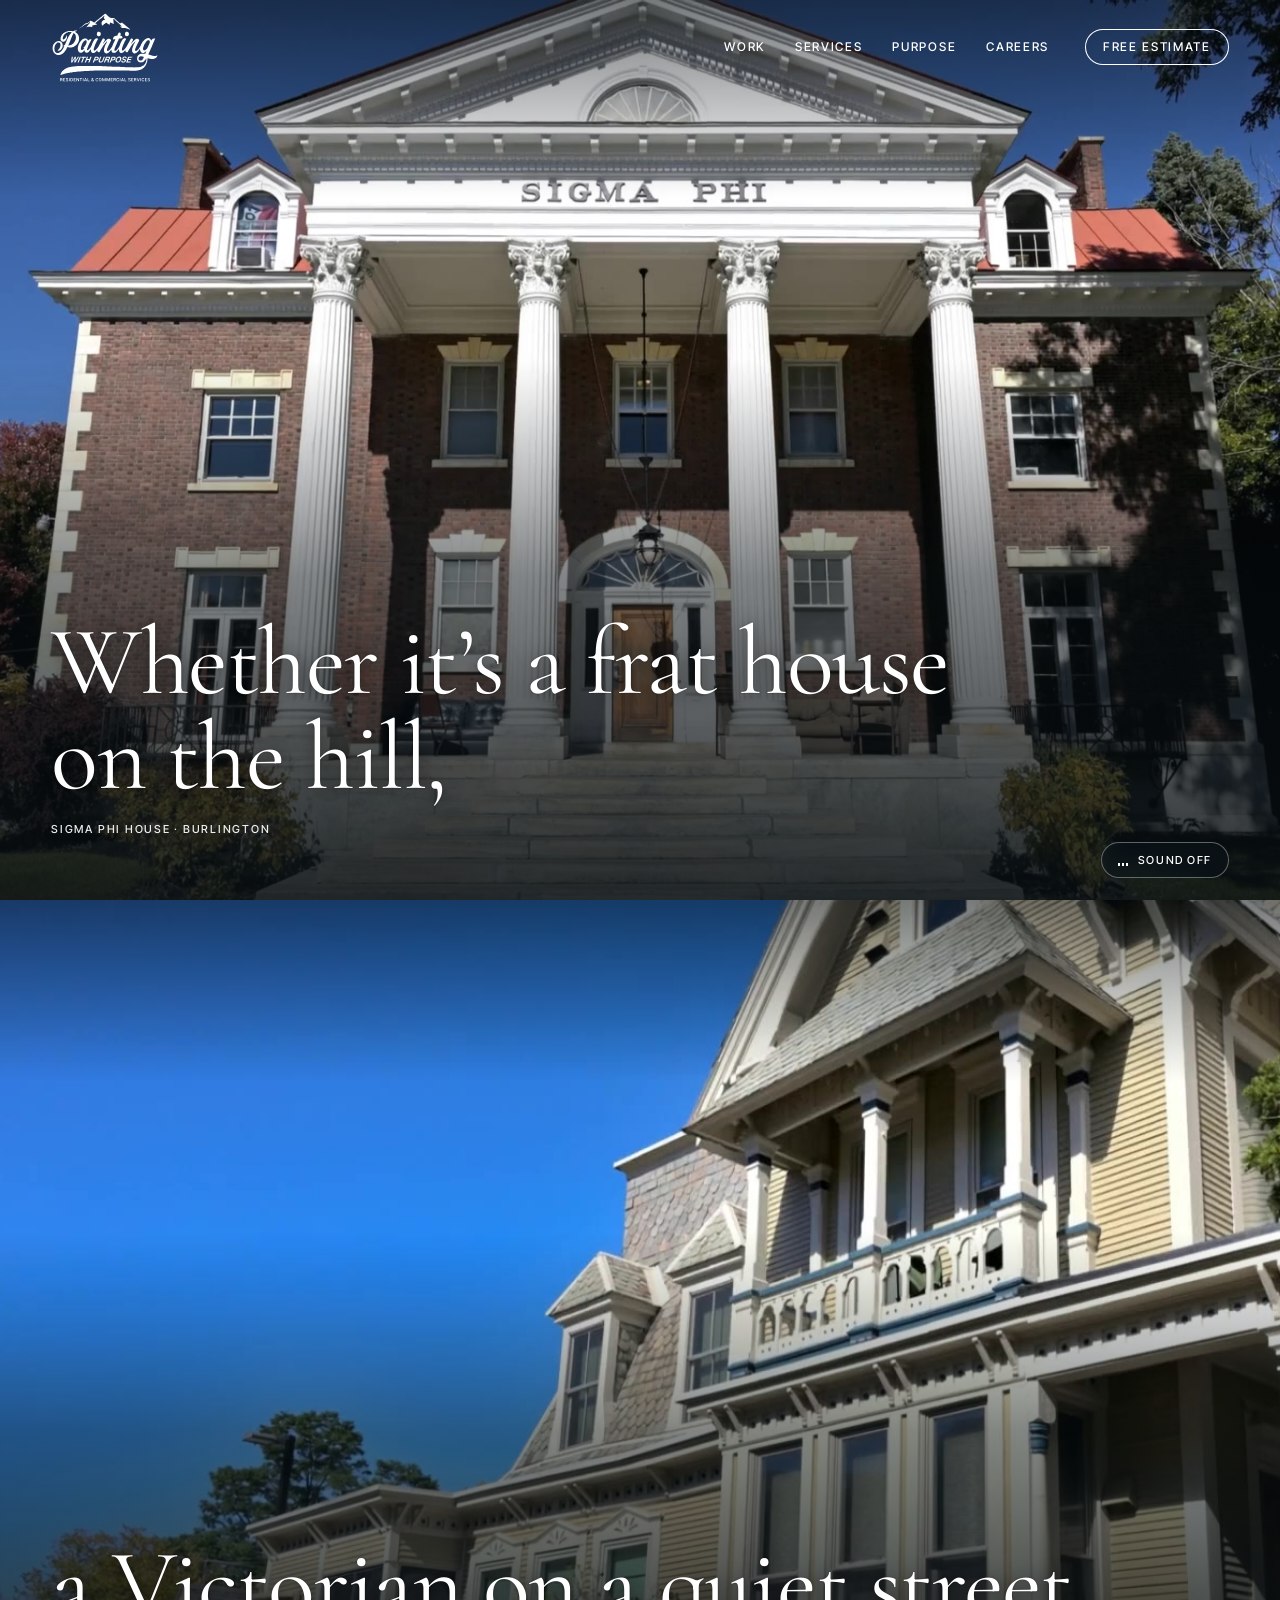
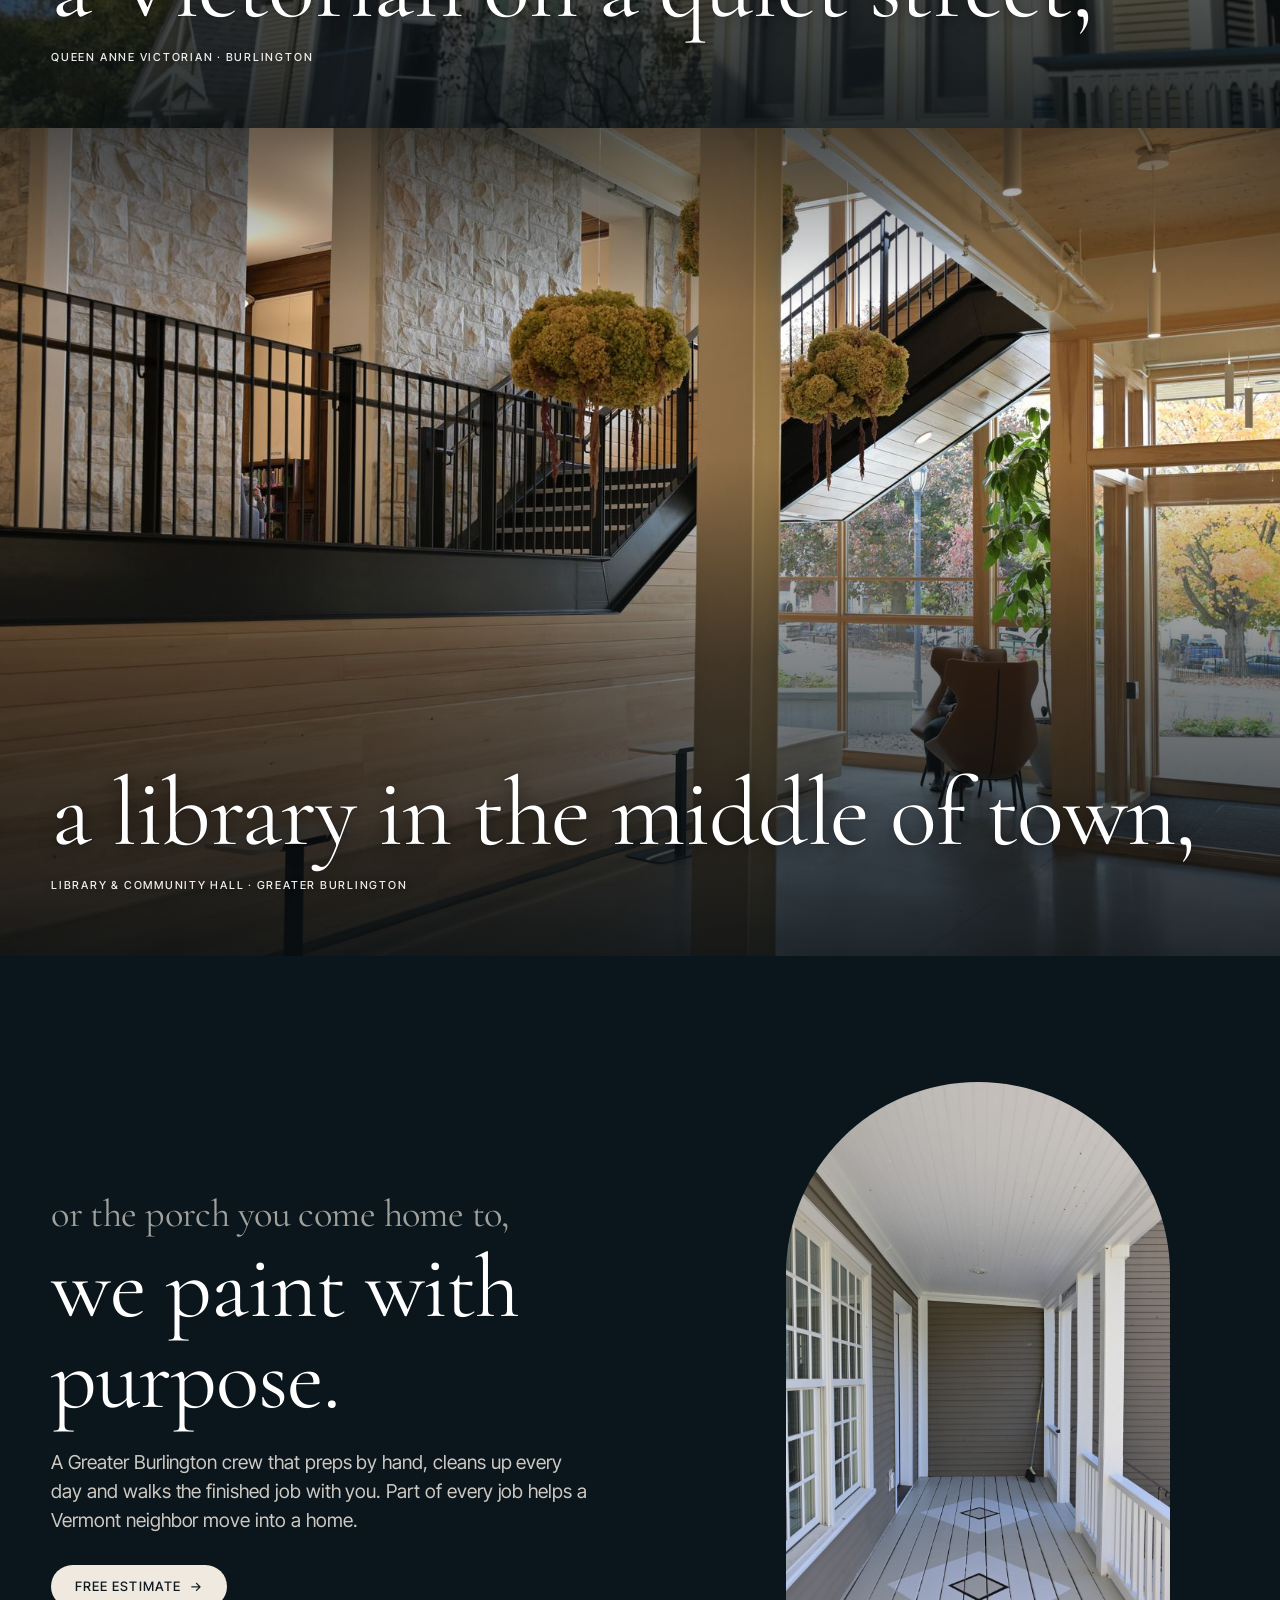
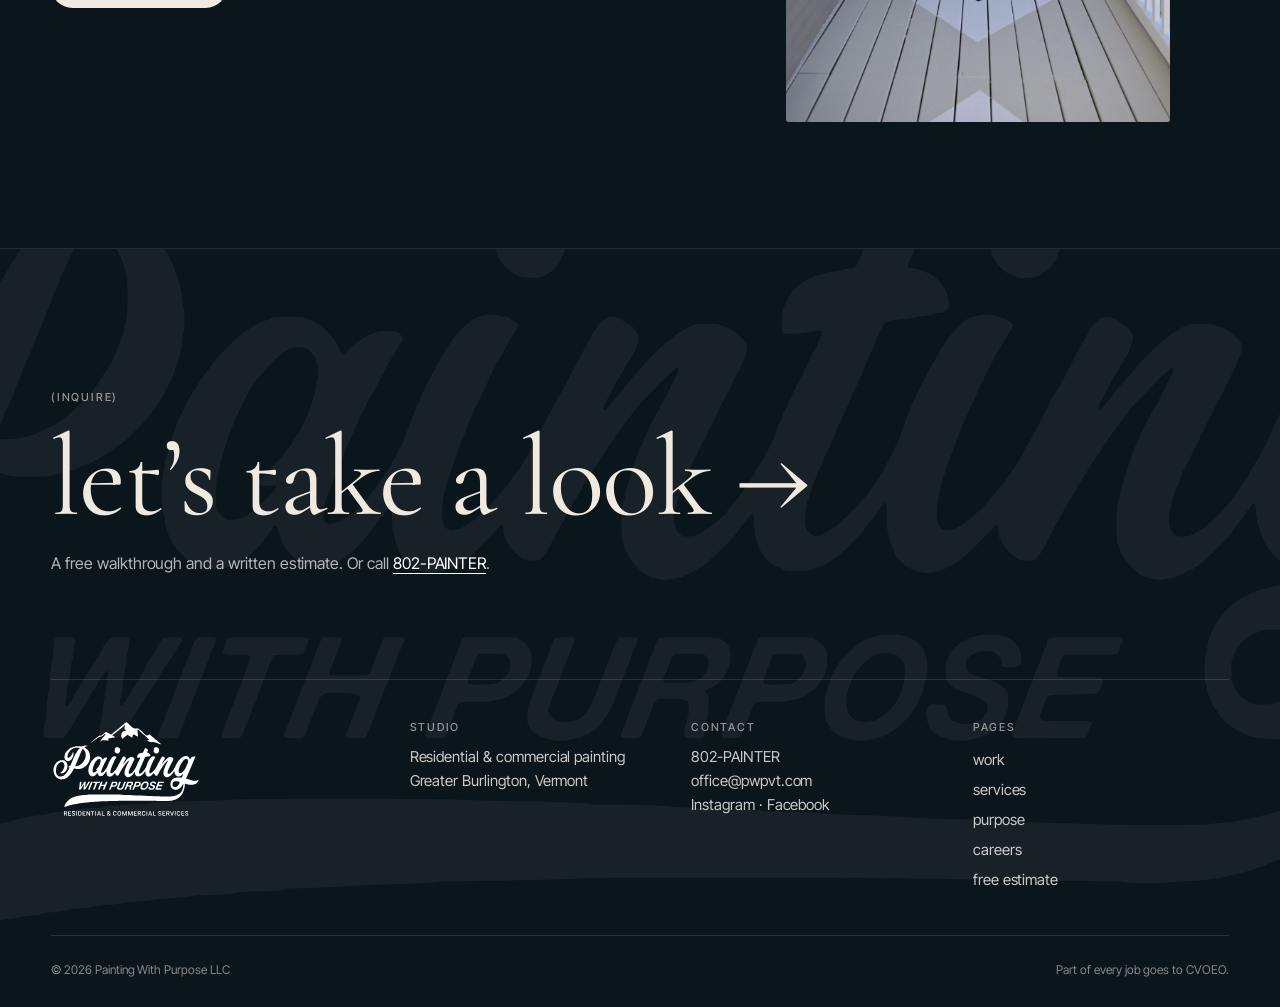
<file: index.html>
<!doctype html>
<html lang="en">
<head>
<meta charset="utf-8">
<meta name="viewport" content="width=device-width, initial-scale=1, viewport-fit=cover">
<title>Painting With Purpose · House painters in Burlington, Vermont</title>
<meta name="description" content="Residential and commercial painting in Greater Burlington. Part of every job helps a Vermont neighbor find a home.">
<meta name="theme-color" content="#0b151c">
<meta property="og:title" content="Painting With Purpose · House painters in Burlington, Vermont">
<meta property="og:description" content="Residential and commercial painting in Greater Burlington. Part of every job helps a Vermont neighbor find a home.">
<meta property="og:image" content="https://paintingwithpurpose2.vercel.app/assets/og.jpg">
<meta property="og:image:width" content="1200">
<meta property="og:image:height" content="630">
<meta property="og:url" content="https://paintingwithpurpose2.vercel.app/">
<meta property="og:site_name" content="Painting With Purpose">
<meta property="og:type" content="website">
<meta name="twitter:card" content="summary_large_image">
<link rel="canonical" href="https://paintingwithpurpose2.vercel.app/">
<link rel="icon" href="assets/favicon-48.png" sizes="48x48" type="image/png">
<link rel="icon" href="assets/favicon-192.png" sizes="192x192" type="image/png">
<link rel="apple-touch-icon" href="assets/apple-touch-icon.png">
<link rel="preconnect" href="https://fonts.googleapis.com">
<link rel="preconnect" href="https://fonts.gstatic.com" crossorigin>
<link rel="stylesheet" href="https://fonts.googleapis.com/css2?family=Cormorant+Garamond:wght@400&family=Inter+Tight:wght@400;500&display=swap">
<link rel="preload" href="assets/logo.svg" as="image" type="image/svg+xml">
<link rel="stylesheet" href="assets/css/main.css">
</head>
<body data-page="home">
<a class="skip" href="#main">Skip to content</a>
<header class="hdr is-dark">
  <a class="hdr__logo" href="index.html" aria-label="Painting With Purpose, home"><span class="logo " aria-hidden="true"></span></a>
  <nav class="hdr__nav" id="nav" aria-label="Main">
    <ul><li><a href="work.html">work</a></li><li><a href="services.html">services</a></li><li><a href="about.html">purpose</a></li><li><a href="careers.html">careers</a></li></ul>
    <a class="hdr__cta" href="estimate.html">free estimate</a>
  </nav>
  <button class="hdr__menu" type="button" aria-expanded="false" aria-controls="nav"><span>menu</span></button>
</header>
<main id="main">
<section class="vs vs--hero" aria-label="Sigma Phi House">
  <video class="clip" muted loop playsinline preload="auto" poster="assets/video/sigma.jpg" aria-label="Sigma Phi House on a fall afternoon, students on the lawn"><source src="assets/video/sigma-720.mp4" type="video/mp4" media="(max-width: 900px)"><source src="assets/video/sigma.mp4" type="video/mp4"></video>
  <div class="vs__txt">
    <h1 class="sr">Painting With Purpose, house painters in Burlington, Vermont</h1>
    <p class="beat">Whether it’s a frat house on the hill,</p>
    <p class="label vs__cap">Sigma Phi House · Burlington</p>
  </div>
</section>
<section class="vs vs--vic" aria-label="Queen Anne Victorian">
  <video class="clip" muted loop playsinline preload="none" poster="assets/video/victorian.jpg" aria-label="A Queen Anne Victorian on a quiet street, a neighbor walking a dog past"><source src="assets/video/victorian-720.mp4" type="video/mp4" media="(max-width: 900px)"><source src="assets/video/victorian.mp4" type="video/mp4"></video>
  <div class="vs__txt"><p class="beat">a Victorian on a quiet street,</p><p class="label vs__cap">Queen Anne Victorian · Burlington</p></div>
</section>
<section class="vs" aria-label="Library">
  <video class="clip" muted loop playsinline preload="none" poster="assets/video/library.jpg" aria-label="A library atrium with readers, timber ceilings and a black steel stair"><source src="assets/video/library-720.mp4" type="video/mp4" media="(max-width: 900px)"><source src="assets/video/library.mp4" type="video/mp4"></video>
  <div class="vs__txt"><p class="beat">a library in the middle of town,</p><p class="label vs__cap">Library &amp; community hall · Greater Burlington</p></div>
</section>
<section class="porch">
  <div class="porch__arch"><video class="clip" muted loop playsinline preload="none" poster="assets/video/porch-tall.jpg" aria-label="A freshly painted covered porch with a diamond pattern in the floor"><source src="assets/video/porch-tall-720.mp4" type="video/mp4" media="(max-width: 900px)"><source src="assets/video/porch-tall.mp4" type="video/mp4"></video></div>
  <div class="porch__txt">
    <p class="beat">or the porch you come home to,</p>
    <h2>we paint with purpose.</h2>
    <p class="lead">A Greater Burlington crew that preps by hand, cleans up every day and walks the finished job with you. Part of every job helps a Vermont neighbor move into a home.</p>
    <a class="btn btn--light" href="estimate.html">free estimate <span aria-hidden="true">→</span></a>
  </div>
</section>
</main>
<footer class="ftr">
  <span class="logo wm" aria-hidden="true"></span>
  <div class="ftr__in">
    <div class="ftr__cta">
      <p class="label">(inquire)</p>
      <a class="ftr__big" href="estimate.html">let’s take a <span style="white-space:nowrap">look <span aria-hidden="true">→</span></span></a>
      <p class="ftr__sub">A free walkthrough and a written estimate. Or call <a href="tel:+18027246837">802-PAINTER</a>.</p>
    </div>
    <div class="ftr__grid">
      <a href="index.html" aria-label="Painting With Purpose, home"><span class="logo ftr__logo" aria-hidden="true"></span></a>
      <div><p class="label">studio</p><p>Residential &amp; commercial painting<br>Greater Burlington, Vermont</p></div>
      <div><p class="label">contact</p><p><a href="tel:+18027246837">802-PAINTER</a><br><a href="mailto:office@pwpvt.com">office@pwpvt.com</a><br><a href="https://www.instagram.com/paintingwithpurposevt/">Instagram</a> · <a href="https://www.facebook.com/PaintingWithPurposeVT">Facebook</a></p></div>
      <div><p class="label">pages</p><ul class="ftr__links"><li><a href="work.html">work</a></li><li><a href="services.html">services</a></li><li><a href="about.html">purpose</a></li><li><a href="careers.html">careers</a></li><li><a href="estimate.html">free estimate</a></li></ul></div>
    </div>
    <p class="ftr__fine"><span>© 2026 Painting With Purpose LLC</span><span>Part of every job goes to CVOEO.</span></p>
  </div>
</footer>
<button class="snd" type="button" aria-pressed="false" hidden><span class="snd__bars" aria-hidden="true"><i></i><i></i><i></i></span><span class="snd__t">sound off</span></button>
<script src="assets/js/site.js"></script>
<script src="assets/js/cine.js"></script>
</body>
</html>
</file>
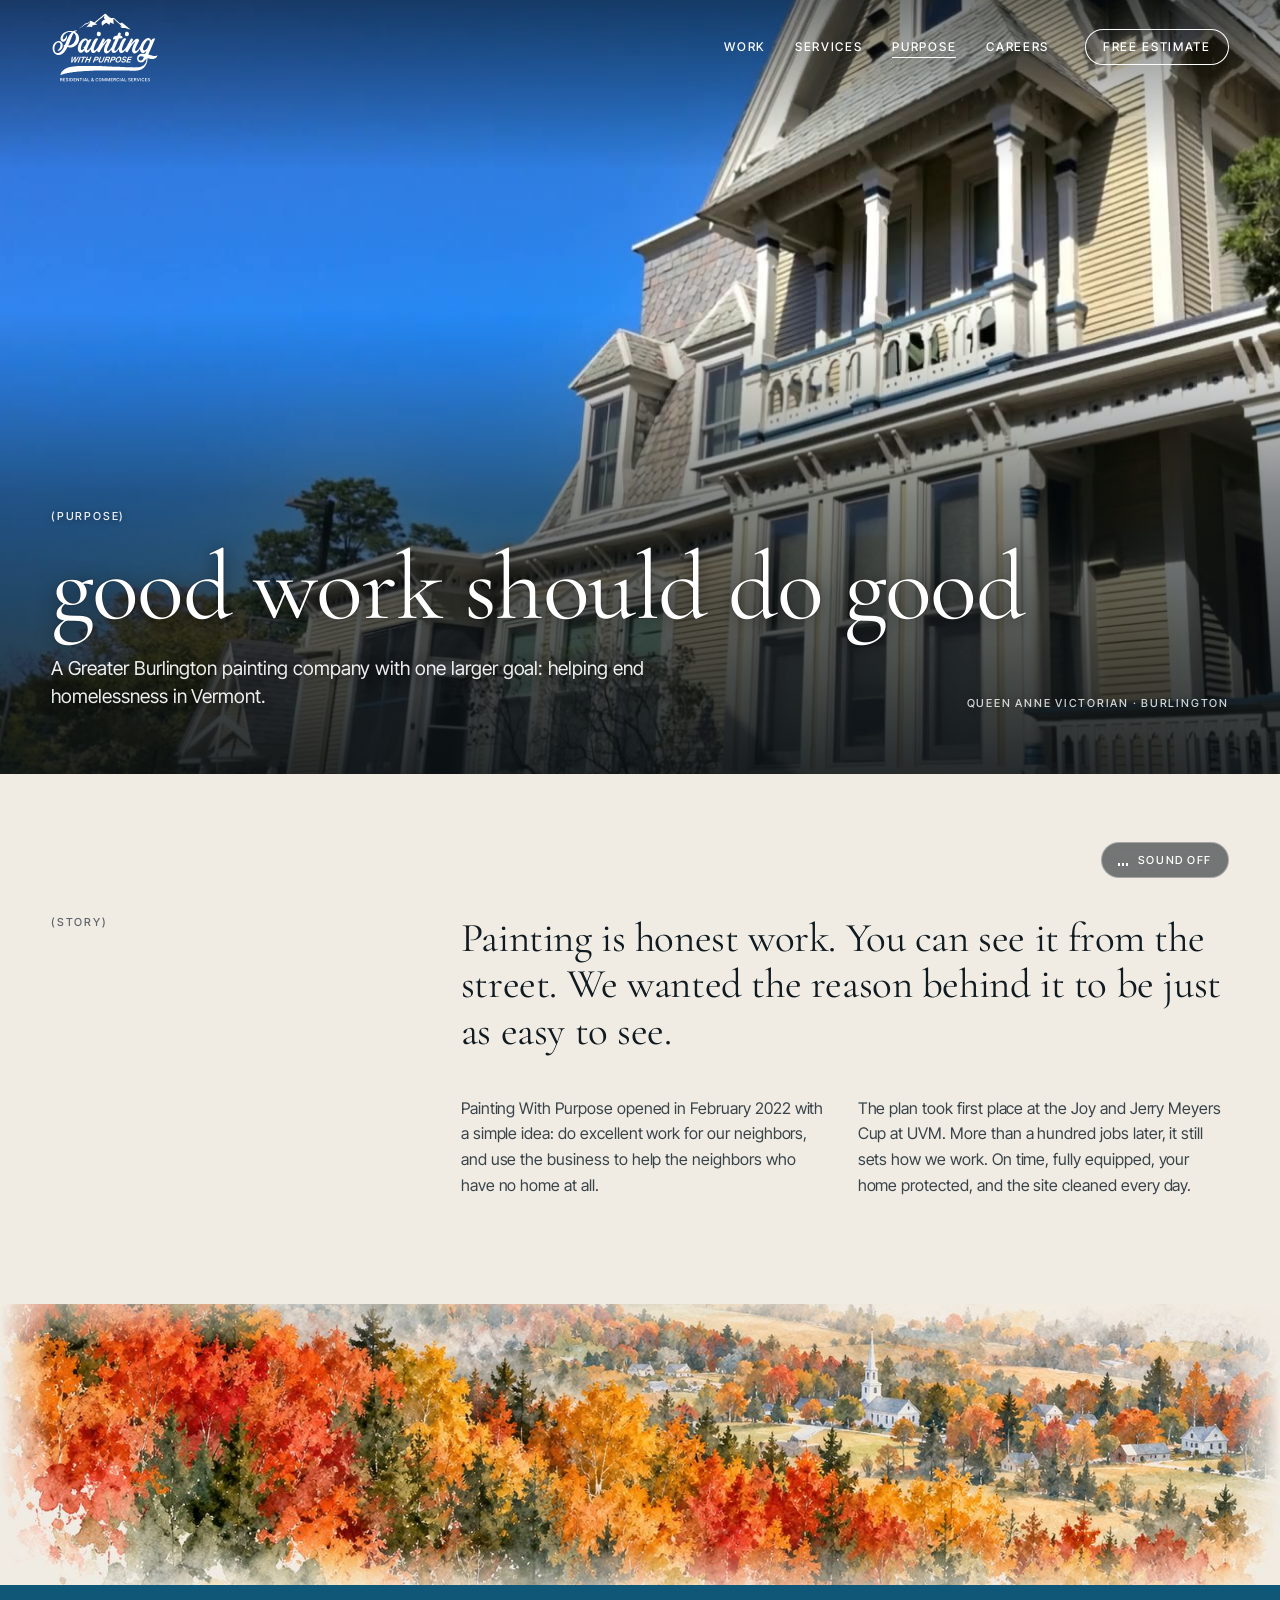
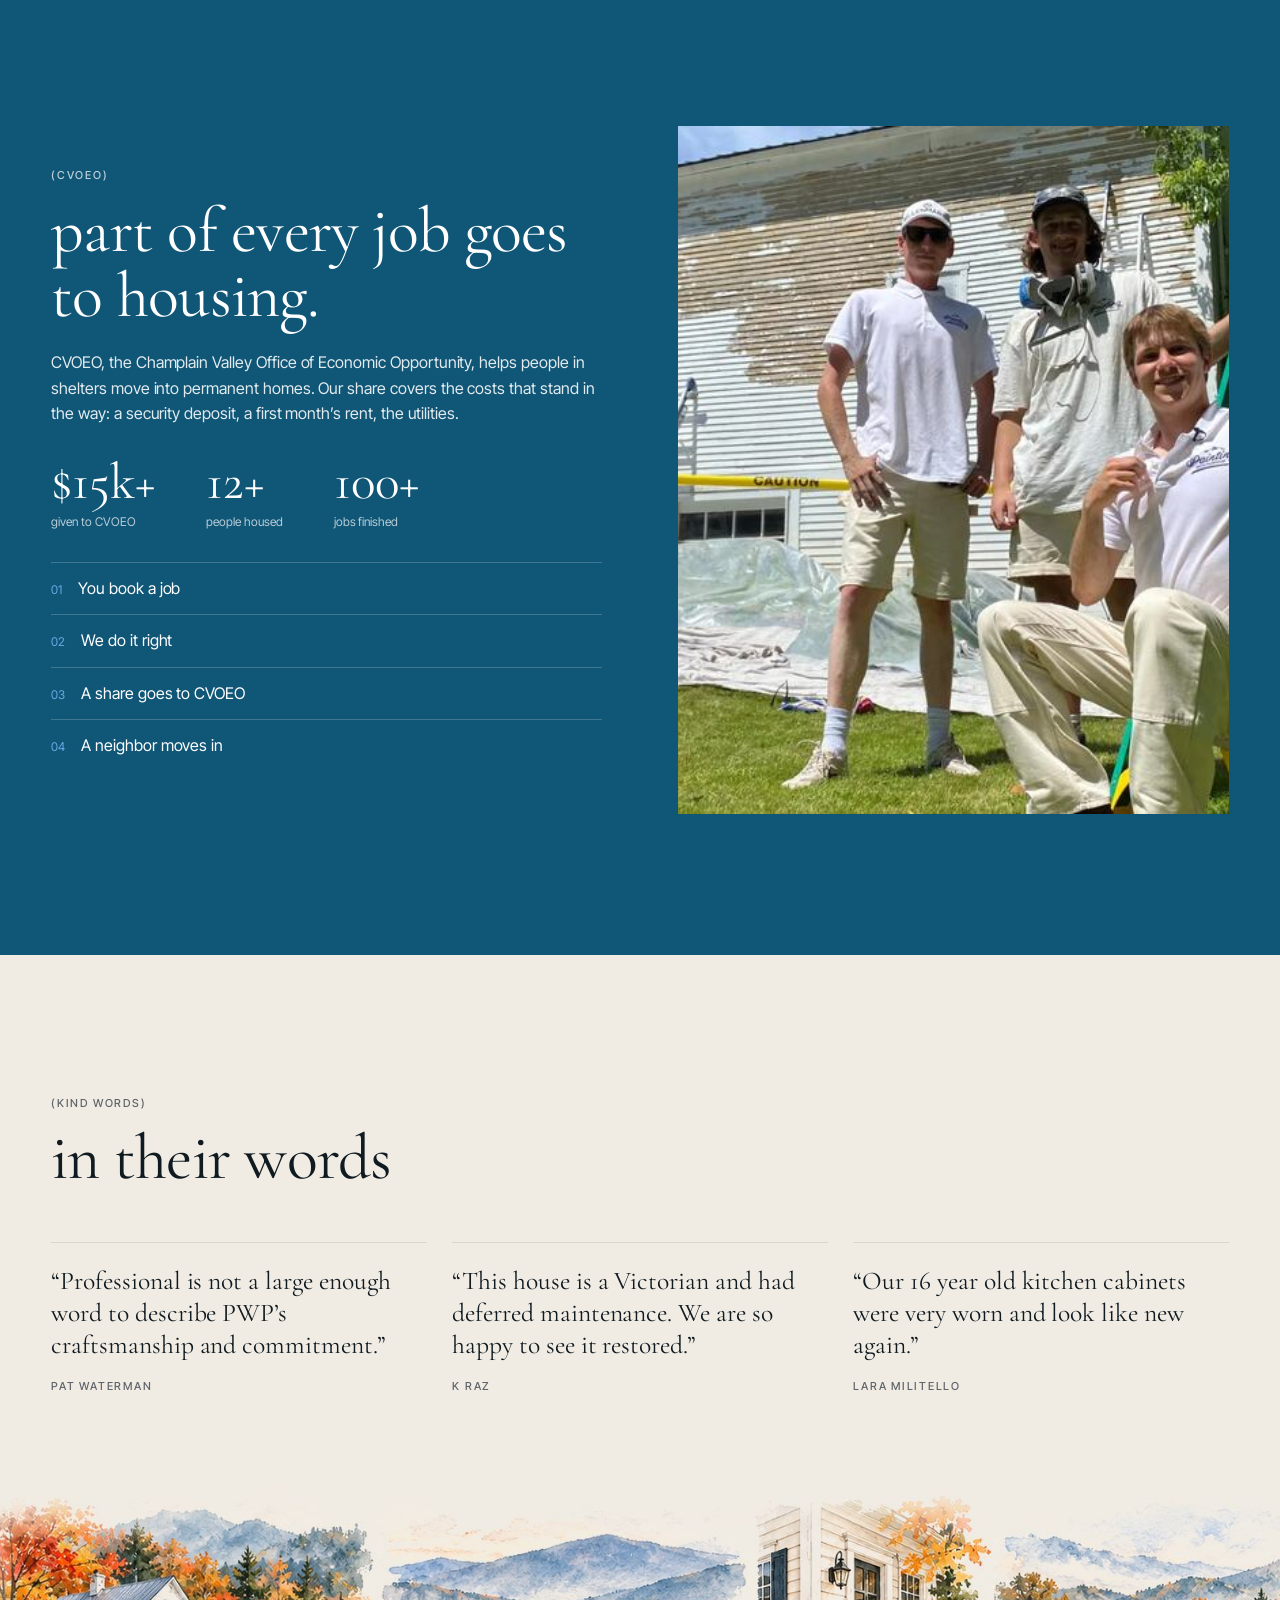
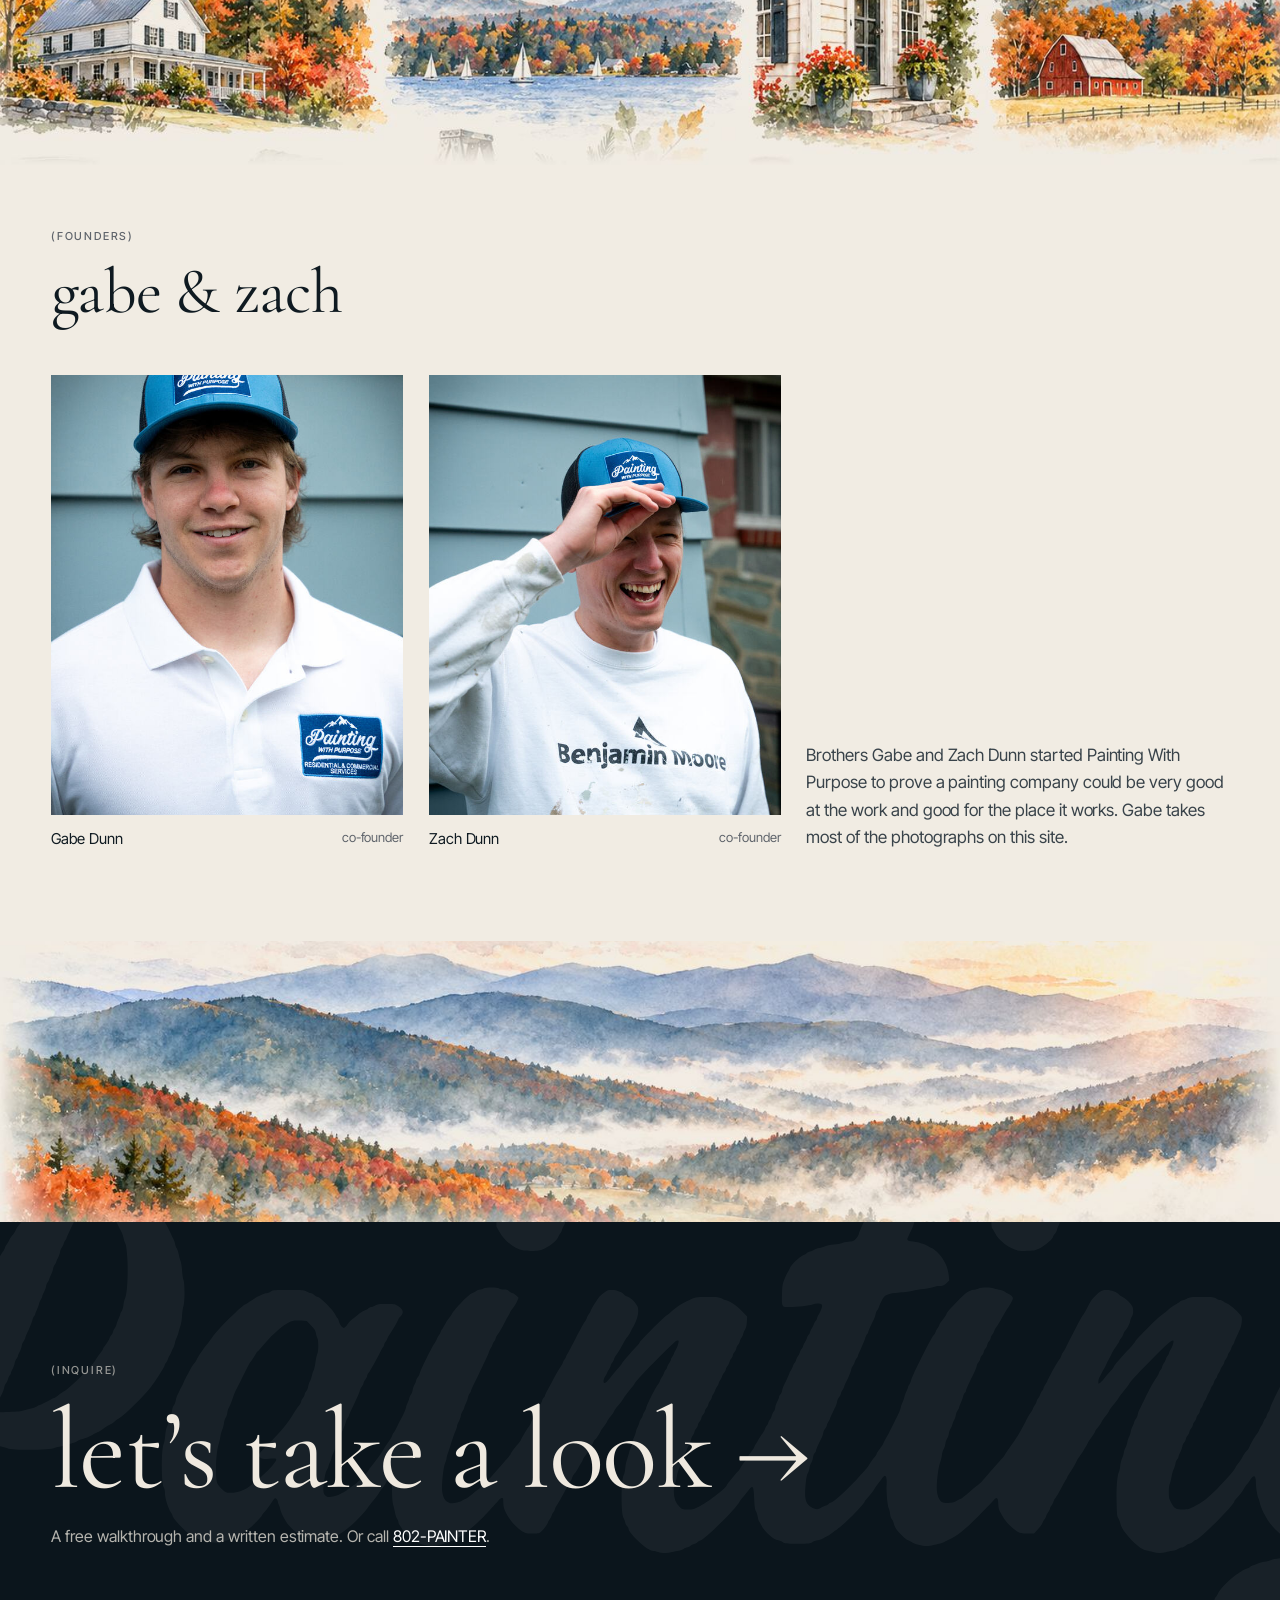
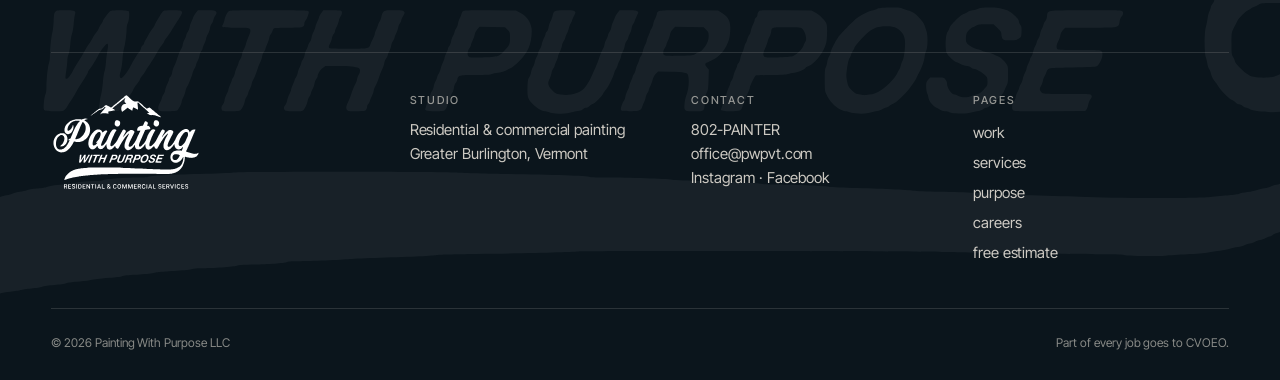
<file: about.html>
<!doctype html>
<html lang="en">
<head>
<meta charset="utf-8">
<meta name="viewport" content="width=device-width, initial-scale=1, viewport-fit=cover">
<title>Purpose · Painting With Purpose</title>
<meta name="description" content="How part of every job goes to CVOEO to help Vermonters move from shelter into a home.">
<meta name="theme-color" content="#0b151c">
<meta property="og:title" content="Purpose · Painting With Purpose">
<meta property="og:description" content="How part of every job goes to CVOEO to help Vermonters move from shelter into a home.">
<meta property="og:image" content="https://paintingwithpurpose2.vercel.app/assets/og.jpg">
<meta property="og:image:width" content="1200">
<meta property="og:image:height" content="630">
<meta property="og:url" content="https://paintingwithpurpose2.vercel.app/about.html">
<meta property="og:site_name" content="Painting With Purpose">
<meta property="og:type" content="website">
<meta name="twitter:card" content="summary_large_image">
<link rel="canonical" href="https://paintingwithpurpose2.vercel.app/about.html">
<link rel="icon" href="assets/favicon-48.png" sizes="48x48" type="image/png">
<link rel="icon" href="assets/favicon-192.png" sizes="192x192" type="image/png">
<link rel="apple-touch-icon" href="assets/apple-touch-icon.png">
<link rel="preconnect" href="https://fonts.googleapis.com">
<link rel="preconnect" href="https://fonts.gstatic.com" crossorigin>
<link rel="stylesheet" href="https://fonts.googleapis.com/css2?family=Cormorant+Garamond:wght@400&family=Inter+Tight:wght@400;500&display=swap">
<link rel="preload" href="assets/logo.svg" as="image" type="image/svg+xml">
<link rel="stylesheet" href="assets/css/main.css">
</head>
<body data-page="about">
<a class="skip" href="#main">Skip to content</a>
<header class="hdr is-dark">
  <a class="hdr__logo" href="index.html" aria-label="Painting With Purpose, home"><span class="logo " aria-hidden="true"></span></a>
  <nav class="hdr__nav" id="nav" aria-label="Main">
    <ul><li><a href="work.html">work</a></li><li><a href="services.html">services</a></li><li><a href="about.html" aria-current="page">purpose</a></li><li><a href="careers.html">careers</a></li></ul>
    <a class="hdr__cta" href="estimate.html">free estimate</a>
  </nav>
  <button class="hdr__menu" type="button" aria-expanded="false" aria-controls="nav"><span>menu</span></button>
</header>
<main id="main">
<section class="phero phero--vic">
  <video class="clip" muted loop playsinline preload="auto" poster="assets/video/victorian.jpg" aria-label="A Queen Anne Victorian on a quiet street, a neighbor walking a dog past"><source src="assets/video/victorian-720.mp4" type="video/mp4" media="(max-width: 900px)"><source src="assets/video/victorian.mp4" type="video/mp4"></video>
  <div class="phero__txt">
    <p class="label">(purpose)</p>
    <h1>good work should do good</h1>
    <p class="phero__lede">A Greater Burlington painting company with one larger goal: helping end homelessness in Vermont.</p>
  </div>
  <p class="label phero__cap">Queen Anne Victorian · Burlington</p>
</section>

<section class="sec wrap story">
  <p class="label">(story)</p>
  <div class="story__txt">
    <p class="story__big">Painting is honest work. You can see it from the street. We wanted the reason behind it to be just as easy to see.</p>
    <div class="story__cols">
      <p>Painting With Purpose opened in February 2022 with a simple idea: do excellent work for our neighbors, and use the business to help the neighbors who have no home at all.</p>
      <p>The plan took first place at the Joy and Jerry Meyers Cup at UVM. More than a hundred jobs later, it still sets how we work. On time, fully equipped, your home protected, and the site cleaned every day.</p>
    </div>
  </div>
</section>
<div class="wband" aria-hidden="true"><img src="assets/art/band-foliage.jpg" alt="" loading="lazy" decoding="async" width="1600" height="400"></div>
<section class="band" aria-labelledby="cvoeo-h">
  <div class="wrap band__in">
    <div>
      <p class="label">(cvoeo)</p>
      <h2 id="cvoeo-h">part of every job goes to housing.</h2>
      <p>CVOEO, the Champlain Valley Office of Economic Opportunity, helps people in shelters move into permanent homes. Our share covers the costs that stand in the way: a security deposit, a first month’s rent, the utilities.</p>
      <div class="nums"><div><b>$15k+</b><span>given to CVOEO</span></div><div><b>12+</b><span>people housed</span></div><div><b>100+</b><span>jobs finished</span></div></div>
      <ol class="flow"><li>You book a job</li><li>We do it right</li><li>A share goes to CVOEO</li><li>A neighbor moves in</li></ol>
    </div>
    <div class="band__img"><img src="assets/photos/crew-three-sm.jpg" srcset="assets/photos/crew-three-sm.jpg 900w, assets/photos/crew-three-lg.jpg 2000w" sizes="(min-width: 760px) 50vw, 100vw" alt="Three painters on the job" loading="lazy" decoding="async"></div>
  </div>
</section>
<section class="sec wrap" aria-labelledby="kw-h">
  <div class="head"><p class="label">(kind words)</p><h2 id="kw-h">in their words</h2></div>
  <div class="kind"><figure><blockquote><p>“Professional is not a large enough word to describe PWP’s craftsmanship and commitment.”</p></blockquote><figcaption class="label">Pat Waterman</figcaption></figure><figure><blockquote><p>“This house is a Victorian and had deferred maintenance. We are so happy to see it restored.”</p></blockquote><figcaption class="label">K Raz</figcaption></figure><figure><blockquote><p>“Our 16 year old kitchen cabinets were very worn and look like new again.”</p></blockquote><figcaption class="label">Lara Militello</figcaption></figure></div>
</section>
<div class="wband" aria-hidden="true"><img src="assets/art/band-homes.jpg" alt="" loading="lazy" decoding="async" width="1600" height="400"></div>
<section class="sec wrap" aria-labelledby="f-h">
  <div class="head"><p class="label">(founders)</p><h2 id="f-h">gabe &amp; zach</h2></div>
  <div class="people">
    <figure><img src="assets/photos/crew-portrait-1-sm.jpg" srcset="assets/photos/crew-portrait-1-sm.jpg 900w, assets/photos/crew-portrait-1-lg.jpg 2000w" sizes="(min-width: 860px) 30vw, 50vw" alt="Gabe Dunn in a Painting With Purpose cap" loading="lazy" decoding="async"><figcaption><span>Gabe Dunn</span><span class="meta">co-founder</span></figcaption></figure>
    <figure><img src="assets/photos/crew-portrait-2-sm.jpg" srcset="assets/photos/crew-portrait-2-sm.jpg 900w, assets/photos/crew-portrait-2-lg.jpg 2000w" sizes="(min-width: 860px) 30vw, 50vw" alt="Zach Dunn laughing in a Painting With Purpose cap" loading="lazy" decoding="async"><figcaption><span>Zach Dunn</span><span class="meta">co-founder</span></figcaption></figure>
    <p class="people__txt">Brothers Gabe and Zach Dunn started Painting With Purpose to prove a painting company could be very good at the work and good for the place it works. Gabe takes most of the photographs on this site.</p>
  </div>
</section>
<div class="wband wband--end" aria-hidden="true"><img src="assets/art/band-mountains.jpg" alt="" loading="lazy" decoding="async" width="1600" height="400"></div>
</main>
<footer class="ftr">
  <span class="logo wm" aria-hidden="true"></span>
  <div class="ftr__in">
    <div class="ftr__cta">
      <p class="label">(inquire)</p>
      <a class="ftr__big" href="estimate.html">let’s take a <span style="white-space:nowrap">look <span aria-hidden="true">→</span></span></a>
      <p class="ftr__sub">A free walkthrough and a written estimate. Or call <a href="tel:+18027246837">802-PAINTER</a>.</p>
    </div>
    <div class="ftr__grid">
      <a href="index.html" aria-label="Painting With Purpose, home"><span class="logo ftr__logo" aria-hidden="true"></span></a>
      <div><p class="label">studio</p><p>Residential &amp; commercial painting<br>Greater Burlington, Vermont</p></div>
      <div><p class="label">contact</p><p><a href="tel:+18027246837">802-PAINTER</a><br><a href="mailto:office@pwpvt.com">office@pwpvt.com</a><br><a href="https://www.instagram.com/paintingwithpurposevt/">Instagram</a> · <a href="https://www.facebook.com/PaintingWithPurposeVT">Facebook</a></p></div>
      <div><p class="label">pages</p><ul class="ftr__links"><li><a href="work.html">work</a></li><li><a href="services.html">services</a></li><li><a href="about.html">purpose</a></li><li><a href="careers.html">careers</a></li><li><a href="estimate.html">free estimate</a></li></ul></div>
    </div>
    <p class="ftr__fine"><span>© 2026 Painting With Purpose LLC</span><span>Part of every job goes to CVOEO.</span></p>
  </div>
</footer>
<button class="snd" type="button" aria-pressed="false" hidden><span class="snd__bars" aria-hidden="true"><i></i><i></i><i></i></span><span class="snd__t">sound off</span></button>
<script src="assets/js/site.js"></script>
<script src="assets/js/cine.js"></script>
</body>
</html>
</file>
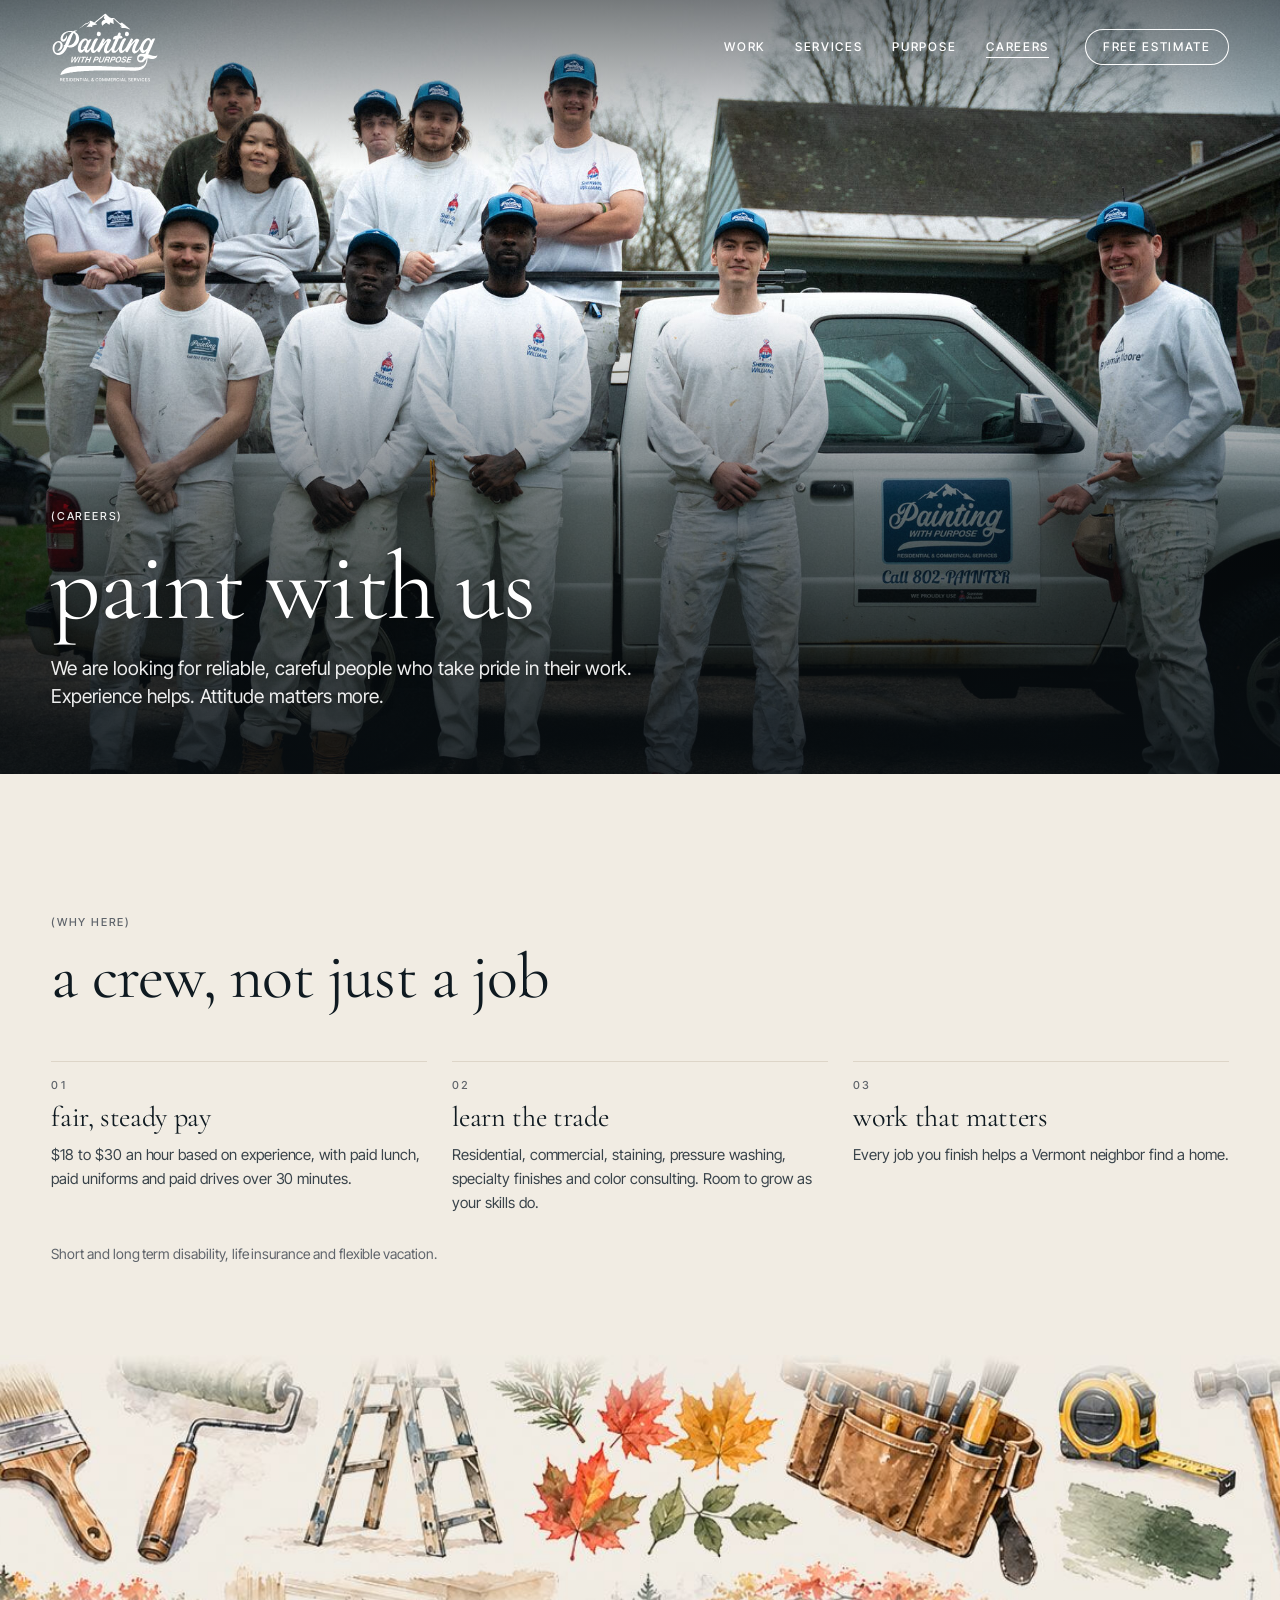
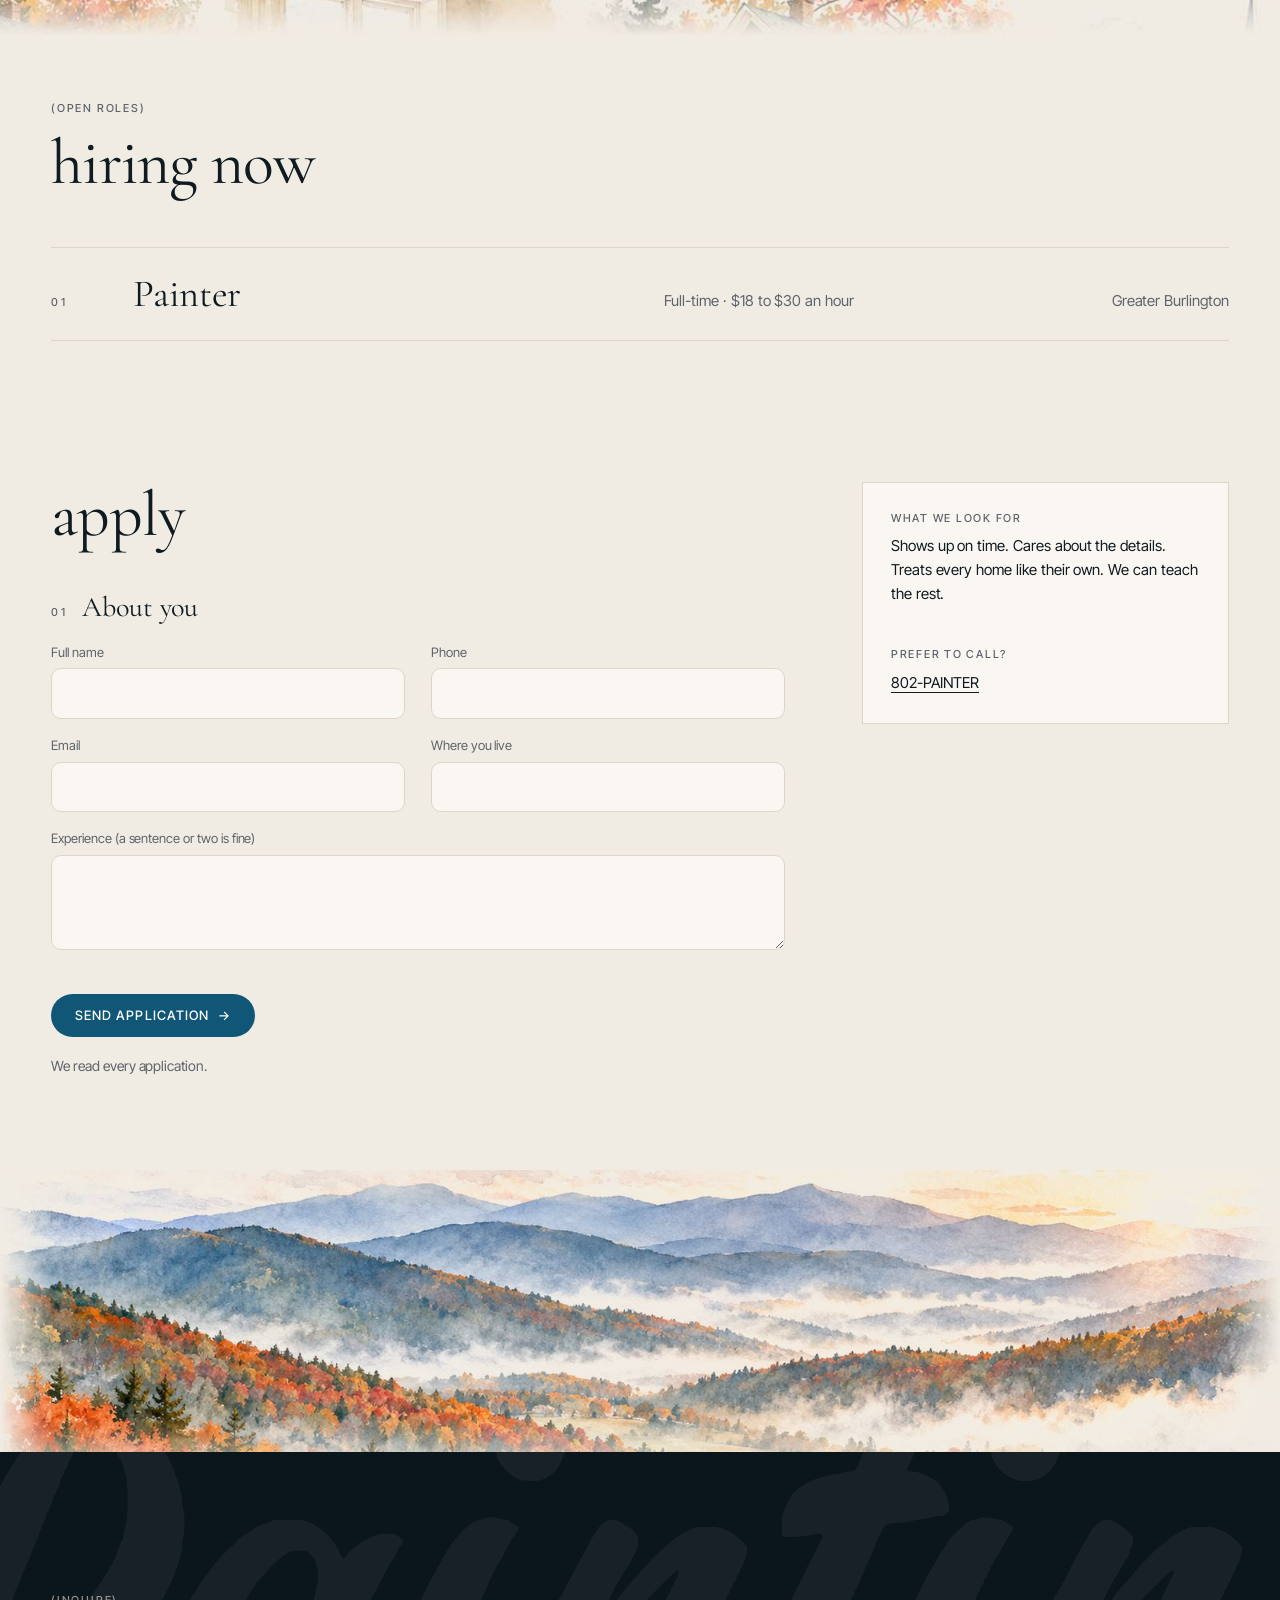
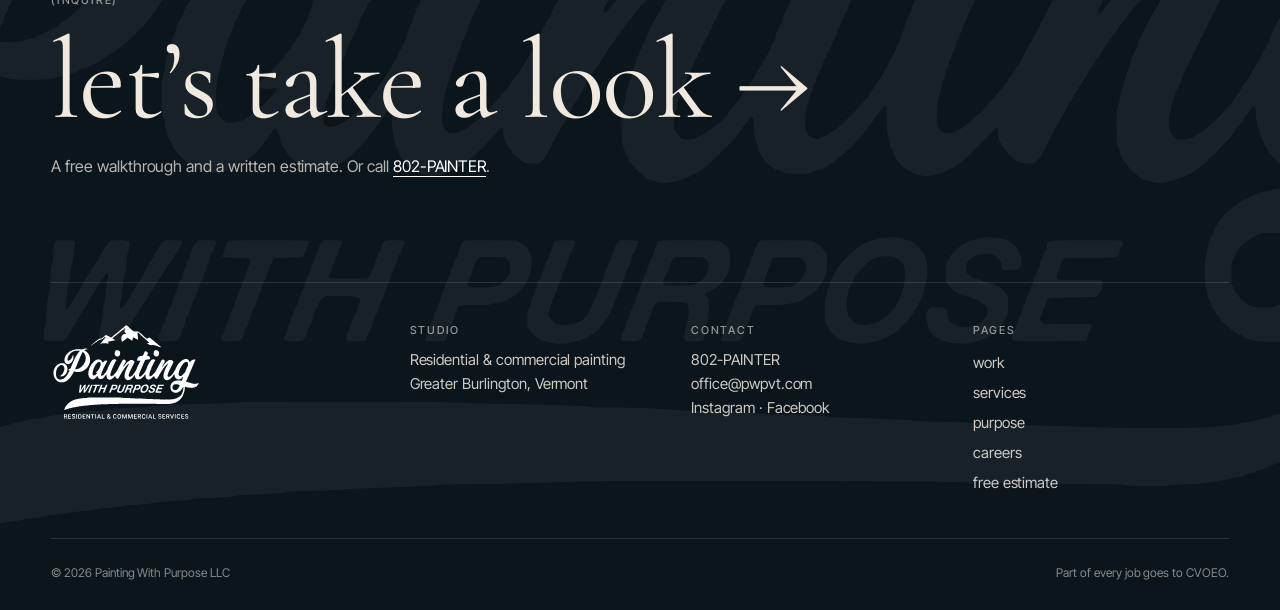
<file: careers.html>
<!doctype html>
<html lang="en">
<head>
<meta charset="utf-8">
<meta name="viewport" content="width=device-width, initial-scale=1, viewport-fit=cover">
<title>Careers · Painting With Purpose</title>
<meta name="description" content="Painter jobs in Greater Burlington. $18 to $30 an hour and room to grow.">
<meta name="theme-color" content="#0b151c">
<meta property="og:title" content="Careers · Painting With Purpose">
<meta property="og:description" content="Painter jobs in Greater Burlington. $18 to $30 an hour and room to grow.">
<meta property="og:image" content="https://paintingwithpurpose2.vercel.app/assets/og.jpg">
<meta property="og:image:width" content="1200">
<meta property="og:image:height" content="630">
<meta property="og:url" content="https://paintingwithpurpose2.vercel.app/careers.html">
<meta property="og:site_name" content="Painting With Purpose">
<meta property="og:type" content="website">
<meta name="twitter:card" content="summary_large_image">
<link rel="canonical" href="https://paintingwithpurpose2.vercel.app/careers.html">
<link rel="icon" href="assets/favicon-48.png" sizes="48x48" type="image/png">
<link rel="icon" href="assets/favicon-192.png" sizes="192x192" type="image/png">
<link rel="apple-touch-icon" href="assets/apple-touch-icon.png">
<link rel="preconnect" href="https://fonts.googleapis.com">
<link rel="preconnect" href="https://fonts.gstatic.com" crossorigin>
<link rel="stylesheet" href="https://fonts.googleapis.com/css2?family=Cormorant+Garamond:wght@400&family=Inter+Tight:wght@400;500&display=swap">
<link rel="preload" href="assets/logo.svg" as="image" type="image/svg+xml">
<link rel="stylesheet" href="assets/css/main.css">
</head>
<body data-page="careers">
<a class="skip" href="#main">Skip to content</a>
<header class="hdr is-dark">
  <a class="hdr__logo" href="index.html" aria-label="Painting With Purpose, home"><span class="logo " aria-hidden="true"></span></a>
  <nav class="hdr__nav" id="nav" aria-label="Main">
    <ul><li><a href="work.html">work</a></li><li><a href="services.html">services</a></li><li><a href="about.html">purpose</a></li><li><a href="careers.html" aria-current="page">careers</a></li></ul>
    <a class="hdr__cta" href="estimate.html">free estimate</a>
  </nav>
  <button class="hdr__menu" type="button" aria-expanded="false" aria-controls="nav"><span>menu</span></button>
</header>
<main id="main">
<section class="phero ">
  <div class="media"><img style="object-position:50% 30%" src="assets/photos/crew-sm.jpg" srcset="assets/photos/crew-sm.jpg 900w, assets/photos/crew-lg.jpg 2000w" sizes="100vw" alt="The Painting With Purpose crew beside their truck" fetchpriority="high" decoding="async"></div>
  <div class="phero__txt">
    <p class="label">(careers)</p>
    <h1>paint with us</h1>
    <p class="phero__lede">We are looking for reliable, careful people who take pride in their work. Experience helps. Attitude matters more.</p>
  </div>
  
</section>

<section class="sec wrap" aria-labelledby="why-h">
  <div class="head"><p class="label">(why here)</p><h2 id="why-h">a crew, not just a job</h2></div>
  <ol class="cols cols--3"><li><span class="n">01</span><h3>fair, steady pay</h3><p>$18 to $30 an hour based on experience, with paid lunch, paid uniforms and paid drives over 30 minutes.</p></li><li><span class="n">02</span><h3>learn the trade</h3><p>Residential, commercial, staining, pressure washing, specialty finishes and color consulting. Room to grow as your skills do.</p></li><li><span class="n">03</span><h3>work that matters</h3><p>Every job you finish helps a Vermont neighbor find a home.</p></li></ol>
  <p class="cols__note">Short and long term disability, life insurance and flexible vacation.</p>
</section>
<div class="wband" aria-hidden="true"><img src="assets/art/band-tools.jpg" alt="" loading="lazy" decoding="async" width="1600" height="400"></div>
<section class="sec wrap" aria-labelledby="roles-h">
  <div class="head"><p class="label">(open roles)</p><h2 id="roles-h">hiring now</h2></div>
  <ul class="roles"><li><span class="n">01</span><span class="t">Painter</span><span class="d">Full-time · $18 to $30 an hour</span><span class="meta">Greater Burlington</span></li></ul>
</section>
<section class="sec wrap formwrap" aria-labelledby="apply-h">
  <form class="form" data-demo-form novalidate>
    <h2 id="apply-h" class="form__h">apply</h2>
    <fieldset><legend><span class="n">01</span>About you</legend>
      <div class="flds"><label class="fld"><span>Full name</span><input type="text" name="name" required autocomplete="name"></label><label class="fld"><span>Phone</span><input type="tel" name="phone" required autocomplete="tel"></label><label class="fld"><span>Email</span><input type="email" name="email" required autocomplete="email"></label><label class="fld"><span>Where you live</span><input type="text" name="town" autocomplete="address-level2"></label></div>
      <label class="fld fld--wide"><span>Experience (a sentence or two is fine)</span><textarea name="experience" rows="3"></textarea></label>
    </fieldset>
    <p class="form__err" role="alert" hidden>Please fill in the highlighted fields.</p>
    <button class="btn" type="submit">send application <span aria-hidden="true">→</span></button>
    <p class="form__fine">We read every application.</p>
  </form>
  <div class="form__done" hidden tabindex="-1"><h2>got it.</h2><p>Thanks. We’ll be in touch soon.</p></div>
  <aside class="formside">
    <p class="label">what we look for</p><p>Shows up on time. Cares about the details. Treats every home like their own. We can teach the rest.</p>
    <p class="label">prefer to call?</p><p><a href="tel:+18027246837">802-PAINTER</a></p>
  </aside>
</section>
<div class="wband wband--end" aria-hidden="true"><img src="assets/art/band-mountains.jpg" alt="" loading="lazy" decoding="async" width="1600" height="400"></div>
</main>
<footer class="ftr">
  <span class="logo wm" aria-hidden="true"></span>
  <div class="ftr__in">
    <div class="ftr__cta">
      <p class="label">(inquire)</p>
      <a class="ftr__big" href="estimate.html">let’s take a <span style="white-space:nowrap">look <span aria-hidden="true">→</span></span></a>
      <p class="ftr__sub">A free walkthrough and a written estimate. Or call <a href="tel:+18027246837">802-PAINTER</a>.</p>
    </div>
    <div class="ftr__grid">
      <a href="index.html" aria-label="Painting With Purpose, home"><span class="logo ftr__logo" aria-hidden="true"></span></a>
      <div><p class="label">studio</p><p>Residential &amp; commercial painting<br>Greater Burlington, Vermont</p></div>
      <div><p class="label">contact</p><p><a href="tel:+18027246837">802-PAINTER</a><br><a href="mailto:office@pwpvt.com">office@pwpvt.com</a><br><a href="https://www.instagram.com/paintingwithpurposevt/">Instagram</a> · <a href="https://www.facebook.com/PaintingWithPurposeVT">Facebook</a></p></div>
      <div><p class="label">pages</p><ul class="ftr__links"><li><a href="work.html">work</a></li><li><a href="services.html">services</a></li><li><a href="about.html">purpose</a></li><li><a href="careers.html">careers</a></li><li><a href="estimate.html">free estimate</a></li></ul></div>
    </div>
    <p class="ftr__fine"><span>© 2026 Painting With Purpose LLC</span><span>Part of every job goes to CVOEO.</span></p>
  </div>
</footer>
<button class="snd" type="button" aria-pressed="false" hidden><span class="snd__bars" aria-hidden="true"><i></i><i></i><i></i></span><span class="snd__t">sound off</span></button>
<script src="assets/js/site.js"></script>
<script src="assets/js/cine.js"></script>
</body>
</html>
</file>
<file: assets/css/main.css>
/* Painting With Purpose, demo 2. One stylesheet for every page; pages come from tools/build.py.
   Type: Cormorant Garamond for display, Inter Tight for text. Scrolling is native, nothing is pinned. */

:root {
  --bg: #f1ece3;
  --paper: #faf7f2;
  --ink: #0f1a21;
  --ink-2: #39434a;
  --mute: #5f646b;
  --line: #ddd5c8;
  --night: #0b151c;
  --night-2: #13222c;
  --cream: #efe9df;
  --navy: #105677;
  --navy-deep: #0b3f58;
  --sky: #68abe4;
  --serif: "Cormorant Garamond", "Iowan Old Style", Georgia, serif;
  --font: "Inter Tight", ui-sans-serif, system-ui, sans-serif;

  /* type scale */
  --t-hero: clamp(46px, 7.6vw, 128px);
  --t-h2: clamp(38px, 5vw, 80px);
  --t-h3: clamp(24px, 2.2vw, 32px);
  --t-lead: clamp(18px, 1.5vw, 22px);
  --t-body: 16px;
  --t-small: 14px;
  --t-label: 11px;

  /* space */
  --gut: clamp(20px, 4vw, 64px);
  --gap: clamp(16px, 2vw, 32px);
  --sec: clamp(88px, 11vw, 168px);
  --max: 1440px;
  --ease: cubic-bezier(.2, .7, .2, 1);
}

*, *::before, *::after { box-sizing: border-box; }
html { -webkit-text-size-adjust: 100%; }
body {
  margin: 0; background: var(--bg); color: var(--ink);
  font: 400 var(--t-body)/1.6 var(--font); letter-spacing: -.003em;
  -webkit-font-smoothing: antialiased; overflow-x: clip;
}
img, video { display: block; max-width: 100%; }
img { height: auto; }
a { color: inherit; text-decoration: none; }
em, i { font-style: normal; }
p { margin: 0 0 1em; }
p:last-child { margin-bottom: 0; }
h1, h2, h3 { margin: 0; font-family: var(--serif); font-weight: 400; letter-spacing: -.012em; line-height: 1.02; }
:focus-visible { outline: 2px solid var(--navy); outline-offset: 3px; }
.phero :focus-visible, .vs :focus-visible, .porch :focus-visible, .band :focus-visible, .ftr :focus-visible, .hdr.is-dark :focus-visible, .hdr.is-open :focus-visible { outline-color: var(--sky); }

.skip { position: absolute; left: 12px; top: -60px; z-index: 100; background: var(--ink); color: #fff; padding: 10px 14px; }
.skip:focus { top: 12px; }
.wrap { padding-inline: var(--gut); max-width: var(--max); margin-inline: auto; }
.sec { padding-top: var(--sec); }
.label { margin: 0; font: 500 var(--t-label)/1.4 var(--font); letter-spacing: .16em; text-transform: uppercase; color: var(--mute); }
.n { font: 500 var(--t-label)/1 var(--font); letter-spacing: .12em; font-variant-numeric: tabular-nums; color: var(--mute); }
.meta { color: var(--mute); }
.lead { font-size: var(--t-lead); line-height: 1.5; }
.link { border-bottom: 1px solid currentColor; padding-bottom: 2px; transition: color .2s; }
.link:hover { color: var(--navy); }
.sr { position: absolute; width: 1px; height: 1px; overflow: hidden; clip: rect(0 0 0 0); white-space: nowrap; }

.btn {
  display: inline-flex; align-items: center; gap: .7em; padding: 15px 24px; border: 0; border-radius: 999px;
  background: var(--navy); color: #fff; font: 500 13px/1 var(--font); letter-spacing: .08em; text-transform: uppercase;
  cursor: pointer; transition: background .2s, color .2s;
}
.btn:hover { background: var(--navy-deep); }
.btn--light { background: var(--cream); color: var(--ink); }
.btn--light:hover { background: #fff; }
.btn--ghost { background: none; color: inherit; box-shadow: inset 0 0 0 1px currentColor; }
.btn--ghost:hover { background: var(--ink); color: #fff; box-shadow: none; }

/* Logo: the transparent SVG used as a mask, so it takes the colour of the text around it */
.logo { display: block; aspect-ratio: 2725 / 1786; background: currentColor;
  -webkit-mask: url(../logo.svg) center / contain no-repeat; mask: url(../logo.svg) center / contain no-repeat; }

/* Header */
.hdr {
  position: fixed; top: 0; left: 0; right: 0; z-index: 50; display: flex; align-items: center; justify-content: space-between;
  gap: 24px; padding: 12px var(--gut); color: var(--ink); transition: color .3s;
}
.hdr::before {
  content: ""; position: absolute; inset: 0; z-index: -1; background: rgba(241, 236, 227, .9); border-bottom: 1px solid var(--line);
  backdrop-filter: saturate(1.3) blur(12px); -webkit-backdrop-filter: saturate(1.3) blur(12px); transition: opacity .3s;
}
.hdr.is-dark { color: #fff; }
.hdr.is-dark::before { opacity: 0; }
.hdr.is-dark.is-scrolled::before { opacity: 1; background: rgba(11, 21, 28, .55); border-bottom-color: rgba(255, 255, 255, .08); }
.hdr__logo { color: var(--navy); transition: color .3s; }
.hdr.is-dark .hdr__logo { color: #fff; }
.hdr__logo .logo { width: 108px; }
.hdr__nav { display: flex; align-items: center; gap: 36px; }
.hdr__nav ul { display: flex; gap: 30px; margin: 0; padding: 0; list-style: none; font: 500 12px/1 var(--font); letter-spacing: .14em; text-transform: uppercase; }
.hdr__nav ul a { position: relative; display: block; padding: 12px 0; }
.hdr__nav ul a::after { content: ""; position: absolute; left: 0; right: 100%; bottom: 7px; height: 1px; background: currentColor; transition: right .3s var(--ease); }
.hdr__nav ul a:hover::after, .hdr__nav ul a[aria-current]::after { right: 0; }
.hdr__cta { padding: 12px 18px; border-radius: 999px; background: none; color: inherit; box-shadow: inset 0 0 0 1px currentColor; font: 500 12px/1 var(--font); letter-spacing: .14em; text-transform: uppercase; transition: background .2s, color .2s; }
.hdr__cta:hover { background: var(--navy); color: #fff; box-shadow: none; }
.hdr.is-dark .hdr__cta:hover { background: var(--cream); color: var(--ink); }
.hdr__menu { display: none; background: none; border: 0; padding: 10px 0; color: inherit; font: 500 12px/1 var(--font); letter-spacing: .14em; text-transform: uppercase; cursor: pointer; }

@media (max-width: 900px) {
  .hdr__logo .logo { width: 76px; }
  .hdr__menu { display: block; position: relative; z-index: 2; }
  .hdr__nav {
    position: fixed; inset: 0; z-index: 1; flex-direction: column; align-items: flex-start; justify-content: flex-end; gap: 32px;
    padding: 110px var(--gut) max(40px, env(safe-area-inset-bottom)); background: var(--night); color: var(--cream);
    opacity: 0; visibility: hidden; transition: opacity .3s, visibility .3s;
  }
  .hdr__nav ul { flex-direction: column; gap: 4px; font: 400 clamp(44px, 12vw, 72px)/1.08 var(--serif); letter-spacing: 0; text-transform: none; }
  .hdr__nav ul a { padding: 2px 0; }
  .hdr__nav ul a::after { display: none; }
  .hdr__nav ul a[aria-current] { color: var(--sky); }
  .hdr__cta { padding: 16px 24px; font-size: 13px; background: var(--cream); color: var(--ink); }
  .hdr.is-open { color: var(--cream); }
  .hdr.is-open::before { opacity: 0; }
  .hdr.is-open .hdr__logo { position: relative; z-index: 2; color: var(--cream); }
  .hdr.is-open .hdr__nav { opacity: 1; visibility: visible; }
  body.menu-open { overflow: hidden; }
}

/* Video and photo media */
video.clip, .media img { position: absolute; inset: 0; width: 100%; height: 100%; object-fit: cover; }
video.clip { background: var(--night); }

/* Page heroes: every page opens on a full-bleed clip or photo with the title over it */
.phero, .vs {
  position: relative; display: flex; align-items: flex-end; overflow: hidden;
  height: 100vh; height: 100svh; min-height: 560px; background: var(--night); color: #fff;
}
.phero { height: 86vh; height: 86svh; }
.phero--short { height: 64vh; height: 64svh; min-height: 460px; }
.vs + .vs { height: 92vh; height: 92svh; }
.phero::after, .vs::after {
  content: ""; position: absolute; inset: 0; pointer-events: none;
  background: linear-gradient(180deg, rgba(8, 14, 18, .55) 0, rgba(8, 14, 18, 0) 22%, rgba(8, 14, 18, 0) 40%, rgba(8, 14, 18, .5) 64%, rgba(8, 14, 18, .88) 100%);
}
.phero__txt, .vs__txt {
  position: relative; z-index: 1; width: 100%; max-width: var(--max); margin-inline: auto;
  padding: 0 var(--gut) clamp(36px, 7vh, 80px); display: grid; gap: 16px; justify-items: start;
}
.phero h1, .beat {
  margin: 0; font: 400 var(--t-hero)/.98 var(--serif); letter-spacing: -.015em; color: #fff; max-width: 15em;
  text-shadow: 0 2px 18px rgba(0, 0, 0, .55), 0 0 2px rgba(0, 0, 0, .35);
}
.phero .label, .vs .label { color: #fff; opacity: .92; text-shadow: 0 1px 8px rgba(0, 0, 0, .6); }
.phero__lede { max-width: 34em; margin: 4px 0 0; font-size: var(--t-lead); line-height: 1.45; color: rgba(255, 255, 255, .92); text-shadow: 0 1px 12px rgba(0, 0, 0, .6); }
.phero__cap { position: absolute; z-index: 1; right: var(--gut); bottom: clamp(36px, 7vh, 80px); opacity: .8 !important; }
.phero .btns { display: flex; flex-wrap: wrap; gap: 12px; margin-top: 10px; }
.vs--hero .beat { max-width: 9.6em; }
.vs--vic video.clip, .phero--vic video.clip { transform-origin: 0% 60%; transform: scale(1.4); }
@media (max-aspect-ratio: 1/1) {
  .vs--hero .beat { max-width: 9.6em; }
.vs--vic video.clip, .phero--vic video.clip { transform: none; object-position: 30% 50%; }
}
@media (max-width: 700px) {
  .vs .beat { font-size: 12vw; }
  .phero__cap { display: none; }
}

/* Home: the closing porch, with the logo as a translucent backdrop */
.porch {
  position: relative; overflow: hidden; display: grid; grid-template-columns: 1.1fr .9fr; align-items: center; gap: clamp(24px, 5vw, 80px);
  padding: clamp(96px, 14vh, 160px) var(--gut); background: var(--night); color: var(--cream);
}
.porch > * { position: relative; }
.wm { position: absolute !important; z-index: 0; pointer-events: none; color: #fff; opacity: .05; }
.porch__arch {
  order: 2; justify-self: center; width: min(30vw, 52vh); aspect-ratio: 9 / 15; position: relative;
  border-radius: 999px 999px 14px 14px; overflow: hidden; background: var(--night-2);
}
.porch .beat { font-size: clamp(26px, 3vw, 46px); color: rgba(239, 233, 223, .66); text-shadow: none; }
.porch h2 { margin-top: 8px; font-size: clamp(52px, 7vw, 120px); color: #fff; }
.porch .lead { max-width: 28em; margin: 24px 0 30px; color: rgba(239, 233, 223, .85); }
@media (max-width: 760px) {
  .porch { grid-template-columns: 1fr; }
  .porch__arch { order: 0; width: 62vw; }
  .porch h2 { font-size: 14vw; }
}

/* Section head */
.head { display: grid; grid-template-columns: minmax(0, 1fr) auto; align-items: end; gap: 14px 32px; margin-bottom: clamp(32px, 4vw, 56px); }
.head .label { grid-column: 1 / -1; }
.head h2 { font-size: var(--t-h2); }
.head .aside { margin: 0; font-size: var(--t-small); color: var(--mute); }
/* Watercolour accents: small, quiet, never over the photography */
.wc { display: block; height: auto; pointer-events: none; user-select: none; }
.head--art .wc { grid-column: 2; grid-row: 1 / span 2; align-self: end; justify-self: end; margin-bottom: -6px; }
.wc--farmhouse { width: clamp(150px, 18vw, 250px); }
.wc--leaves { width: clamp(96px, 11vw, 150px); }
.wc--brush, .wc--ladder { width: clamp(64px, 7vw, 96px); }
.wc--can { width: clamp(84px, 9vw, 120px); }
.wc--lake { width: min(100%, 260px); margin-top: 28px; }
.wc--swatches { width: 84px; margin-bottom: 12px; }
@media (max-width: 700px) {
  .head--art { grid-template-columns: minmax(0, 1fr) auto; }
  .head--art .wc { transform: scale(.82); transform-origin: 100% 100%; }
  .wc--farmhouse { width: 34vw; }
  .story__side .wc--lake { width: 62vw; margin-top: 18px; }
}
@media (max-width: 700px) { .head { grid-template-columns: 1fr; } }

/* Two-column story */
.story { display: grid; grid-template-columns: 1fr 2fr; gap: var(--gap); }
.story__big { margin: 0 0 1em; font: 400 clamp(28px, 3.2vw, 48px)/1.14 var(--serif); letter-spacing: -.01em; max-width: 22em; }
.story__txt p:not(.story__big) { max-width: 58ch; color: var(--ink-2); }
.story__txt .story__cols { display: grid; grid-template-columns: 1fr 1fr; gap: var(--gap); }
@media (max-width: 760px) { .story, .story__txt .story__cols { grid-template-columns: 1fr; gap: 18px; } }

/* Numbered columns (process, values, perks) */
.cols { list-style: none; margin: 0; padding: 0; display: grid; grid-template-columns: repeat(4, 1fr); gap: var(--gap); }
.cols--3 { grid-template-columns: repeat(3, 1fr); }
.cols li { display: grid; gap: 12px; align-content: start; padding-top: 18px; border-top: 1px solid var(--line); }
.cols h3 { font-size: var(--t-h3); }
.cols p { color: var(--ink-2); font-size: 15px; }
.cols__note { margin-top: 28px; color: var(--mute); font-size: var(--t-small); }
@media (max-width: 1020px) { .cols:not(.cols--3) { grid-template-columns: 1fr 1fr; row-gap: 36px; } }
@media (max-width: 600px) { .cols, .cols--3 { grid-template-columns: 1fr; row-gap: 28px; } }

/* Work: project index */
.pgrid { display: grid; grid-template-columns: repeat(12, 1fr); gap: clamp(48px, 6vw, 96px) var(--gap); }
.pcard { grid-column: span 6; display: grid; gap: 16px; align-content: start; scroll-margin-top: 90px; }
.pcard--wide { grid-column: span 12; }
.pcard__img { position: relative; overflow: hidden; aspect-ratio: 4 / 3; background: var(--line); }
.pcard--wide .pcard__img { aspect-ratio: 21 / 9; }
.pcard--tall .pcard__img { aspect-ratio: 4 / 5; }
.pcard__img img { width: 100%; height: 100%; object-fit: cover; transition: transform 1.2s var(--ease); }
.pcard:hover .pcard__img img { transform: scale(1.03); }
.pcard__cap { display: grid; grid-template-columns: 40px minmax(0, 1fr); gap: 4px 12px; align-items: baseline; }
.pcard__cap h3 { font-size: var(--t-h3); }
.pcard__cap .meta, .pcard__cap p { grid-column: 2; margin: 0; font-size: 15px; max-width: 48ch; }
.pcard__cap .meta { font-size: 13px; }
.pcard__cap p { color: var(--ink-2); }
@media (max-width: 760px) {
  .pcard, .pcard--wide { grid-column: 1 / -1; }
  .pcard--wide .pcard__img { aspect-ratio: 4 / 3; }
}

/* Before / after sliders */
.bagrid { display: grid; grid-template-columns: repeat(3, 1fr); gap: clamp(32px, 3vw, 48px) var(--gap); }
.bagrid:not(.is-all) > :nth-child(n+7) { display: none; }
@media (max-width: 600px) { .bagrid:not(.is-all) > :nth-child(n+4) { display: none; } }
.ba { margin: 0; }
.ba__frame { position: relative; overflow: hidden; aspect-ratio: 4 / 5; background: var(--line); touch-action: pan-y; user-select: none; -webkit-user-select: none; }
.ba__frame img { position: absolute; inset: 0; width: 100%; height: 100%; object-fit: cover; }
.ba__after { clip-path: inset(0 0 0 var(--p)); }
.ba__handle { position: absolute; top: 0; bottom: 0; left: var(--p); width: 2px; margin-left: -1px; background: #fff; pointer-events: none; }
.ba__handle::after { content: "↔"; position: absolute; top: 50%; left: 50%; width: 44px; height: 44px; margin: -22px 0 0 -22px; border-radius: 50%; background: #fff; color: var(--ink); display: grid; place-items: center; font-size: 17px; box-shadow: 0 4px 18px rgba(0, 0, 0, .18); }
.ba__tag { position: absolute; top: 12px; padding: 6px 10px; border-radius: 999px; background: rgba(15, 26, 33, .62); color: #fff; font: 500 11px/1 var(--font); letter-spacing: .12em; text-transform: uppercase; pointer-events: none; }
.ba__tag--b { left: 12px; }
.ba__tag--a { right: 12px; background: var(--navy); }
.ba__range { position: absolute; inset: 0; width: 100%; height: 100%; margin: 0; opacity: 0; cursor: ew-resize; -webkit-appearance: none; appearance: none; }
.ba__frame:has(.ba__range:focus-visible) { outline: 2px solid var(--sky); outline-offset: 3px; }
.ba figcaption { display: flex; justify-content: space-between; gap: 12px; margin-top: 12px; font-size: 15px; }
.ba figcaption .meta { font-size: 13px; text-align: right; }
.more { margin-top: clamp(36px, 4vw, 56px); display: flex; justify-content: center; }
@media (max-width: 1020px) { .bagrid { grid-template-columns: 1fr 1fr; } }
@media (max-width: 600px) { .bagrid { grid-template-columns: 1fr; } }

/* Services index */
.slist { list-style: none; margin: 0; padding: 0; border-bottom: 1px solid var(--line); }
.srow { display: grid; grid-template-columns: 56px minmax(0, 1fr) minmax(0, 1.25fr) clamp(140px, 18vw, 260px); gap: var(--gap); align-items: start; padding: clamp(28px, 3vw, 44px) 0; border-top: 1px solid var(--line); scroll-margin-top: 90px; }
.srow h3 { font-size: clamp(30px, 3.2vw, 48px); }
.srow__txt p { margin-bottom: 14px; color: var(--ink-2); max-width: 46ch; }
.srow ul { list-style: none; margin: 0 0 18px; padding: 0; font-size: 14px; color: var(--ink-2); }
.srow li { padding: 7px 0; border-top: 1px solid var(--line); }
.srow__img { position: relative; aspect-ratio: 5 / 4; overflow: hidden; }
.srow__img img { width: 100%; height: 100%; object-fit: cover; }
#lead .srow__img img { object-position: 50% 90%; }
@media (max-width: 1020px) {
  .srow { grid-template-columns: 40px minmax(0, 1fr) clamp(120px, 26vw, 220px); }
  .srow__txt { grid-column: 2; grid-row: 2; }
  .srow__img { grid-column: 3; grid-row: 1 / 3; }
}
@media (max-width: 600px) {
  .srow { grid-template-columns: 32px minmax(0, 1fr) 96px; gap: 12px 14px; }
  .srow__txt { grid-column: 1 / -1; }
  .srow__img { grid-row: 1; aspect-ratio: 1; }
}

/* FAQ and area */
.faqgrid { display: grid; grid-template-columns: 1fr 2fr; gap: var(--gap); }
.faq details { border-bottom: 1px solid var(--line); }
.faq details:first-child { border-top: 1px solid var(--line); }
.faq summary { list-style: none; cursor: pointer; display: flex; justify-content: space-between; gap: 24px; padding: 22px 0; font: 400 clamp(21px, 1.9vw, 28px)/1.2 var(--serif); }
.faq summary::-webkit-details-marker { display: none; }
.faq summary::after { content: "+"; font-family: var(--font); color: var(--mute); transition: transform .3s; }
.faq details[open] summary::after { transform: rotate(45deg); }
.faq details p { max-width: 62ch; padding-bottom: 24px; color: var(--ink-2); }
.area { margin-top: 28px; color: var(--ink-2); font-size: 15px; max-width: 30em; }
.area a { border-bottom: 1px solid; }
@media (max-width: 860px) { .faqgrid { grid-template-columns: 1fr; } }

/* Purpose band */
.band { position: relative; overflow: hidden; margin-top: var(--sec); background: var(--navy); color: #fff; }
.band__in { position: relative; display: grid; grid-template-columns: 1fr 1fr; gap: clamp(32px, 6vw, 96px); align-items: center; padding-block: var(--sec); }
.band .label { color: rgba(255, 255, 255, .72); }
.band h2 { font-size: var(--t-h2); margin: 14px 0 22px; }
.band p { color: rgba(255, 255, 255, .88); max-width: 34em; }
.band__img { position: relative; aspect-ratio: 4 / 5; overflow: hidden; }
.band__img img { width: 100%; height: 100%; object-fit: cover; }
.flow { list-style: none; padding: 0; margin: 28px 0 0; counter-reset: f; }
.flow li { counter-increment: f; display: flex; gap: 16px; padding: 13px 0; border-top: 1px solid rgba(255, 255, 255, .2); }
.flow li::before { content: "0" counter(f); color: var(--sky); font-size: 12px; padding-top: 4px; }
.nums { display: flex; gap: clamp(24px, 4vw, 56px); margin-top: 30px; }
.nums b { display: block; font: 400 clamp(38px, 4vw, 60px)/1 var(--serif); }
.nums span { font-size: 12px; color: rgba(255, 255, 255, .7); }
@media (max-width: 760px) { .band__in { grid-template-columns: 1fr; } .band__img { aspect-ratio: 4 / 3; } }

/* Founders */
.people { display: grid; grid-template-columns: 1fr 1fr 1.2fr; gap: var(--gap); align-items: end; }
.people figure { margin: 0; }
.people img { width: 100%; aspect-ratio: 4 / 5; object-fit: cover; }
.people figcaption { display: flex; justify-content: space-between; margin-top: 12px; font-size: 15px; }
.people figcaption .meta { font-size: 13px; }
.people__txt { font-size: 17px; color: var(--ink-2); max-width: 42ch; }
@media (max-width: 860px) { .people { grid-template-columns: 1fr 1fr; } .people__txt { grid-column: 1 / -1; } }

/* Roles */
.roles { list-style: none; margin: 0; padding: 0; border-bottom: 1px solid var(--line); }
.roles li { display: grid; grid-template-columns: 56px 1.2fr 1fr auto; gap: var(--gap); align-items: baseline; padding: 26px 0; border-top: 1px solid var(--line); }
.roles .t { font: 400 clamp(28px, 3vw, 44px)/1.05 var(--serif); }
.roles .d, .roles .meta { color: var(--mute); font-size: 15px; }
@media (max-width: 700px) { .roles li { grid-template-columns: 32px 1fr; } .roles .d, .roles .meta { grid-column: 2; } }

/* Forms */
.formwrap { display: grid; grid-template-columns: 2fr 1fr; gap: clamp(36px, 6vw, 96px); align-items: start; }
.form { display: grid; gap: 44px; }
.form__h { font-size: var(--t-h2); }
.form fieldset { border: 0; padding: 0; margin: 0; min-width: 0; }
.form legend { display: flex; gap: 14px; align-items: baseline; padding: 0 0 18px; font: 400 clamp(24px, 2.2vw, 32px)/1.15 var(--serif); }
.chips { display: flex; flex-wrap: wrap; gap: 8px; }
.chip input { position: absolute; opacity: 0; width: 1px; height: 1px; }
.chip span { display: inline-block; padding: 12px 18px; border: 1px solid var(--line); border-radius: 999px; background: var(--paper); cursor: pointer; font-size: 15px; transition: border-color .2s, background .2s, color .2s; }
.chip:hover span { border-color: var(--navy); }
.chip input:checked + span { background: var(--navy); border-color: var(--navy); color: #fff; }
.chip input:focus-visible + span { outline: 2px solid var(--sky); outline-offset: 2px; }
.flds { display: grid; grid-template-columns: 1fr 1fr; gap: 16px var(--gap); }
.fld { display: grid; gap: 6px; font-size: 13px; color: var(--mute); }
.fld--wide { margin-top: 16px; }
.fld input, .fld textarea { width: 100%; padding: 13px 14px; border: 1px solid var(--line); border-radius: 10px; background: var(--paper); color: var(--ink); font: 400 16px/1.4 var(--font); }
.fld input:focus, .fld textarea:focus { outline: none; border-color: var(--navy); box-shadow: 0 0 0 3px rgba(104, 171, 228, .35); }
.fld.is-bad input, .chips.is-bad .chip span { border-color: #b3372b; }
.form__err { color: #b3372b; margin: -18px 0 0; }
.form .btn { justify-self: start; }
.form__fine { margin-top: -26px; color: var(--mute); font-size: var(--t-small); }
.form__done h2 { font-size: var(--t-h2); margin-bottom: 16px; }
.form__done:focus { outline: none; }
.formside { position: sticky; top: 110px; display: grid; gap: 8px; font-size: 15px; padding: 28px; background: var(--paper); border: 1px solid var(--line); }
.formside .label { margin-top: 18px; }
.formside .label:first-child { margin-top: 0; }
.formside a { border-bottom: 1px solid; }
.formside small { color: var(--mute); font-size: 13px; }
@media (max-width: 860px) { .formwrap, .flds { grid-template-columns: 1fr; } .formside { position: static; } }

/* Footer: night, with the logo as a large translucent backdrop */
.ftr { position: relative; overflow: hidden; margin-top: var(--sec); background: var(--night); color: var(--cream); }
.ftr .wm { width: min(150vw, 1900px); left: 50%; bottom: -12%; transform: translateX(-50%); opacity: .05; }
[data-page="home"] .ftr, [data-page="404"] .ftr { margin-top: 0; border-top: 1px solid rgba(239, 233, 223, .1); }
.ftr__in { position: relative; max-width: var(--max); margin-inline: auto; padding: 0 var(--gut) 28px; }
.ftr__cta { display: grid; gap: 18px; justify-items: start; padding: clamp(80px, 11vw, 160px) 0 clamp(64px, 8vw, 120px); }
.ftr .label { color: rgba(239, 233, 223, .6); }
.ftr__big { font: 400 clamp(52px, 9vw, 152px)/.95 var(--serif); letter-spacing: -.015em; transition: color .2s; }
.ftr__big:hover { color: var(--sky); }
.ftr__sub { color: rgba(239, 233, 223, .75); }
.ftr__sub a { color: #fff; border-bottom: 1px solid; }
.ftr__grid { display: grid; grid-template-columns: 1.3fr 1fr 1fr 1fr; gap: var(--gap); padding: 40px 0; border-top: 1px solid rgba(239, 233, 223, .14); font-size: 15px; }
.ftr__grid .label { margin-bottom: 10px; }
.ftr__grid p { color: rgba(239, 233, 223, .85); }
.ftr__grid a:hover { color: var(--sky); }
.ftr__links { list-style: none; margin: 0; padding: 0; color: rgba(239, 233, 223, .85); }
.ftr__links a { display: inline-block; padding: 3px 0; }
@media (max-width: 1024px) { .ftr__links a { padding: 8px 0; } }
.ftr__logo { width: 150px; color: #fff; }
.ftr__fine { display: flex; justify-content: space-between; gap: 16px; flex-wrap: wrap; margin: 0; padding-top: 24px; border-top: 1px solid rgba(239, 233, 223, .14); font-size: 12px; color: rgba(239, 233, 223, .55); }
@media (max-width: 860px) { .ftr__grid { grid-template-columns: 1fr 1fr; row-gap: 32px; } .ftr__grid > :first-child { grid-column: 1 / -1; } }

/* Sound toggle */
.snd { position: fixed; right: var(--gut); bottom: max(22px, env(safe-area-inset-bottom)); z-index: 60; display: inline-flex; align-items: center; gap: 10px; padding: 11px 16px;
  border: 1px solid rgba(255, 255, 255, .35); border-radius: 99px; background: rgba(11, 21, 28, .55); color: #fff;
  backdrop-filter: blur(8px); -webkit-backdrop-filter: blur(8px); font: 500 11px/1 var(--font); letter-spacing: .14em; text-transform: uppercase;
  cursor: pointer; transition: opacity .4s, background .3s; }
.snd:hover { background: rgba(11, 21, 28, .8); }
.snd.away { opacity: 0; pointer-events: none; }
.snd[hidden] { display: none; }
body.menu-open .snd { opacity: 0; pointer-events: none; }
.snd__bars { display: inline-flex; align-items: end; gap: 2px; height: 12px; }
.snd__bars i { width: 2px; height: 3px; background: currentColor; }
.snd[aria-pressed="true"] .snd__bars i { animation: eq 1s ease-in-out infinite; }
.snd[aria-pressed="true"] .snd__bars i:nth-child(2) { animation-delay: -.4s; }
.snd[aria-pressed="true"] .snd__bars i:nth-child(3) { animation-delay: -.7s; }
@keyframes eq { 0%, 100% { height: 3px; } 50% { height: 12px; } }

@media (prefers-reduced-motion: reduce) {
  *, *::before, *::after { animation: none !important; transition: none !important; }
}

/* Quote */
.quote { margin: 0 auto; max-width: 1100px; display: grid; gap: 28px; justify-items: center; text-align: center; }
.quote blockquote { margin: 0; }
.quote p { font: 400 clamp(30px, 3.6vw, 56px)/1.14 var(--serif); letter-spacing: -.01em; }

/* Kind words */
.kind { display: grid; grid-template-columns: repeat(3, 1fr); gap: var(--gap); }
.kind figure { margin: 0; display: grid; gap: 18px; align-content: space-between; padding-top: 22px; border-top: 1px solid var(--line); }
.kind blockquote { margin: 0; }
.kind p { font: 400 clamp(22px, 2vw, 30px)/1.25 var(--serif); }
@media (max-width: 860px) { .kind { grid-template-columns: 1fr; gap: 32px; } }

/* Watercolour bands between sections */
.wband { margin-top: clamp(56px, 7vw, 112px); height: clamp(150px, 22vw, 340px); overflow: hidden; }
.wband img { width: 100%; height: 100%; object-fit: cover; }
.wband + .sec { padding-top: clamp(40px, 5vw, 80px); }
.wband + .band { margin-top: 0; }
.wband--end { margin-bottom: calc(-1 * var(--sec)); }
@media (max-width: 700px) { .wband { height: 42vw; } }
</file>
